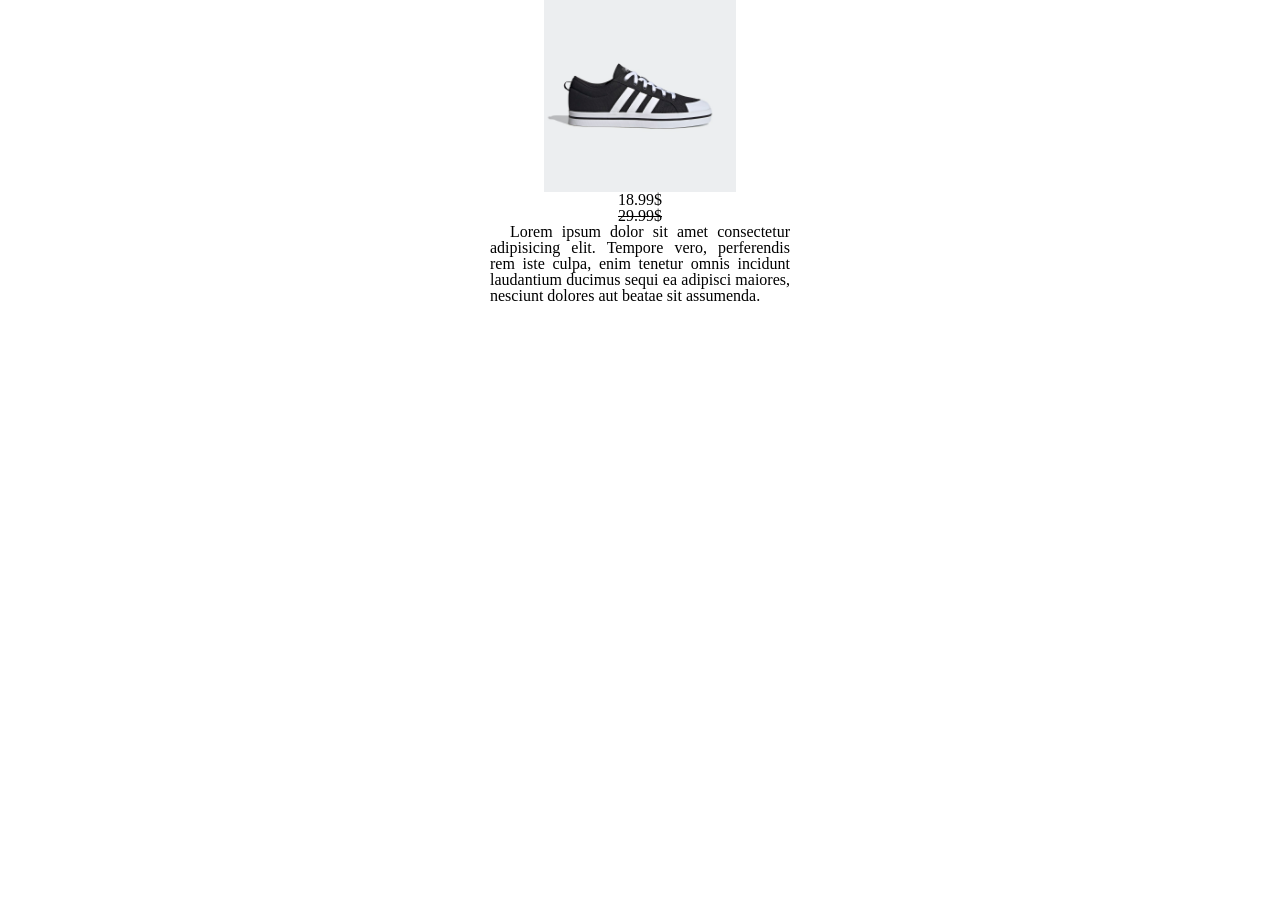
<file: Classwork/CW-11/index.html>
<!DOCTYPE html>
<html lang="en">
  <head>
    <meta charset="UTF-8" />
    <meta http-equiv="X-UA-Compatible" content="IE=edge" />
    <meta name="viewport" content="width=device-width, initial-scale=1.0" />
    <link rel="stylesheet" href="./css/reset.css" />
    <title>Document</title>
  </head>
  <body>
    <style>
      .shop {
        display: flex;
        flex-direction: column;
        justify-content: center;
        align-items: center;
      }

      .shoes {
        width: 15%;
        height: auto;
      }

      .new-price:hover {
        text-decoration: underline;
      }

      .old-price {
        text-decoration: line-through;
      }

      .description {
        width: 300px;
        text-align: justify;
        text-indent: 20px;
      }
    </style>
    <div class="shop">
      <img
        src="./img/Bravada_Shoes_Black_FV8085_01_standard.jpg"
        class="shoes"
        alt="shoes"
      />
      <p class="new-price">18.99$</p>
      <p class="old-price">29.99$</p>
      <p class="description">
        Lorem ipsum dolor sit amet consectetur adipisicing elit. Tempore vero,
        perferendis rem iste culpa, enim tenetur omnis incidunt laudantium
        ducimus sequi ea adipisci maiores, nesciunt dolores aut beatae sit
        assumenda.
      </p>
    </div>
  </body>
</html>
</file>
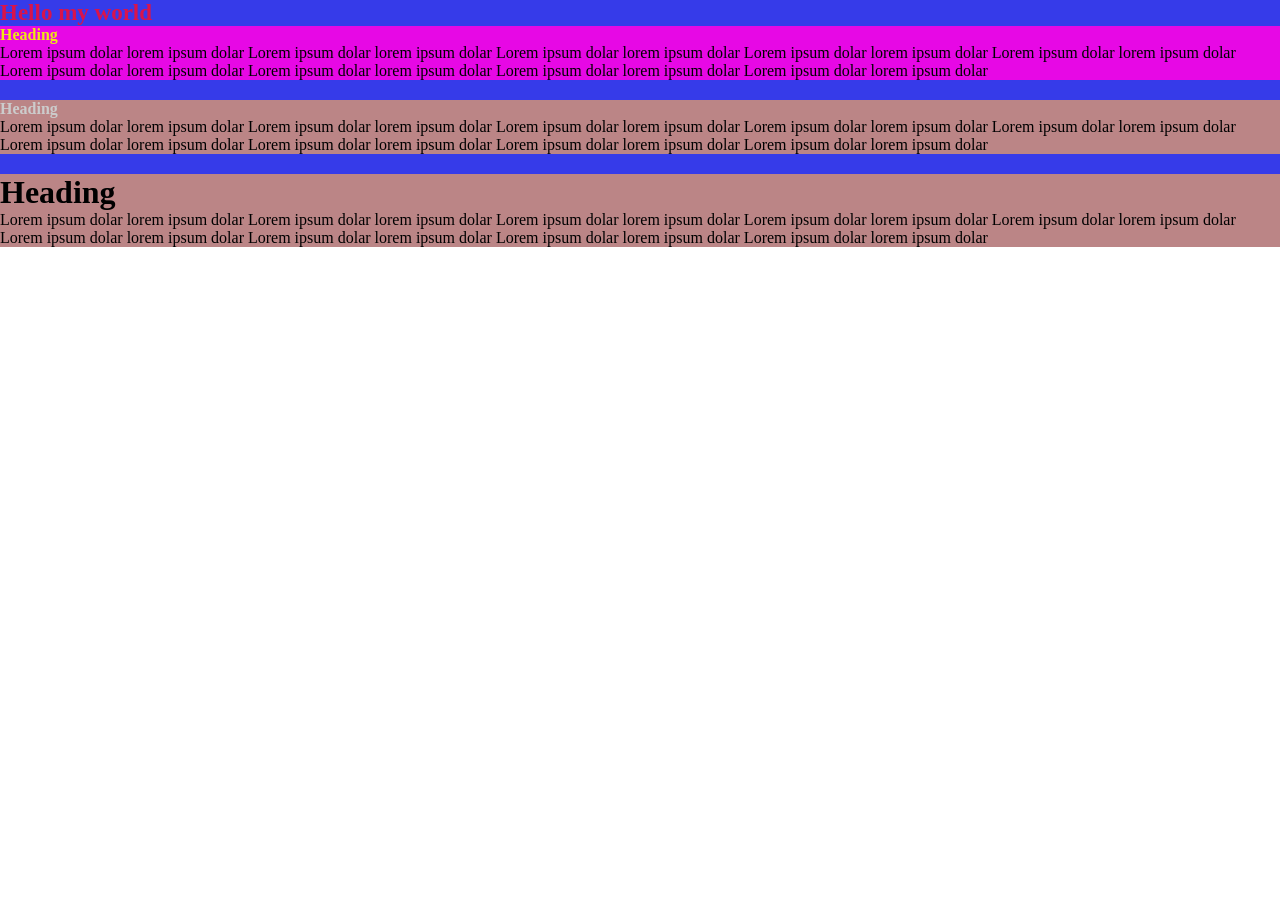
<file: Classwork/CW-12/index.html>
<!DOCTYPE html>
<html>
  <head>
    <meta charset="UTF-8" />
    <title>Selector</title>
  </head>
  <style>
    * {
      padding: 0;
      margin: 0;
    }
    #FonBlock {
      background-color: #363be9;
    }
    h1 {
      color: #d8144b;
      font-size: 23px;
    }

    .box {
      background: #bb8586;
      margin-bottom: 20px;
    }
    .first-box {
      background: #e708e5;
    }
    h2 {
      color: #fff;
    }

    .box h2 {
      color: #ccc;
    }
    .media_box h2 {
      color: #efe812;
    }
    /*#FonBlock .box h2{
		color: #40E607 !important;
	}
	
	body #FonBlock .box h2{
		color:#07D5EC;
	}*/

    h2,
    p {
      font-size: 16px;
    }

    .box .heading {
      color: white;
      font-size: 32px;
    }

    .last-box h2 {
      color: black;
      font-size: 32px;
    }
  </style>
  <body>
    <section id="FonBlock">
      <h1>Hello my world</h1>
      <div class="box first-box media_box">
        <h2>Heading</h2>
        <p>
          Lorem ipsum dolar lorem ipsum dolar Lorem ipsum dolar lorem ipsum
          dolar Lorem ipsum dolar lorem ipsum dolar Lorem ipsum dolar lorem
          ipsum dolar Lorem ipsum dolar lorem ipsum dolar Lorem ipsum dolar
          lorem ipsum dolar Lorem ipsum dolar lorem ipsum dolar Lorem ipsum
          dolar lorem ipsum dolar Lorem ipsum dolar lorem ipsum dolar
        </p>
      </div>

      <div class="box">
        <h2>Heading</h2>
        <p>
          Lorem ipsum dolar lorem ipsum dolar Lorem ipsum dolar lorem ipsum
          dolar Lorem ipsum dolar lorem ipsum dolar Lorem ipsum dolar lorem
          ipsum dolar Lorem ipsum dolar lorem ipsum dolar Lorem ipsum dolar
          lorem ipsum dolar Lorem ipsum dolar lorem ipsum dolar Lorem ipsum
          dolar lorem ipsum dolar Lorem ipsum dolar lorem ipsum dolar
        </p>
      </div>

      <div class="box last-box">
        <h2>Heading</h2>
        <p>
          Lorem ipsum dolar lorem ipsum dolar Lorem ipsum dolar lorem ipsum
          dolar Lorem ipsum dolar lorem ipsum dolar Lorem ipsum dolar lorem
          ipsum dolar Lorem ipsum dolar lorem ipsum dolar Lorem ipsum dolar
          lorem ipsum dolar Lorem ipsum dolar lorem ipsum dolar Lorem ipsum
          dolar lorem ipsum dolar Lorem ipsum dolar lorem ipsum dolar
        </p>
      </div>
    </section>
  </body>
</html>
</file>
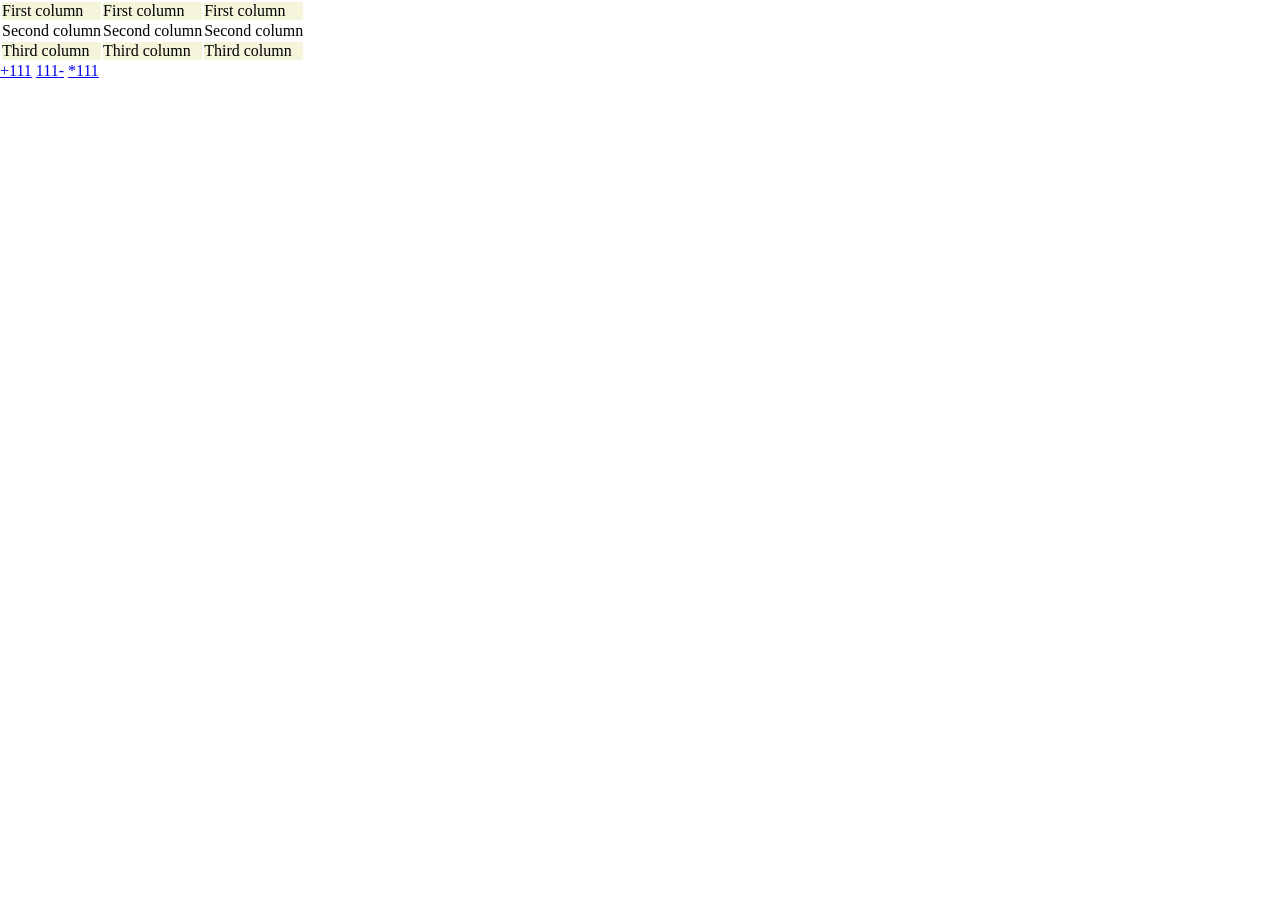
<file: Classwork/CW-13/index.html>
<!DOCTYPE html>
<html>
  <head>
    <meta charset="UTF-8" />
    <title>Selector</title>
  </head>
  <style>
    * {
      padding: 0;
      margin: 0;
    }

    .table tr:nth-child(odd) {
      background-color: beige;
      cursor: pointer;
    }
    .table tr:hover:nth-child(odd) {
      background-color: aqua;
    }

    .tel_main a:first-child:before {
      content: "+";
    }
    .tel_main a:nth-child(2):after {
      content: "-";
    }
    .tel_main a:last-child:before {
      content: "*";
    }
  </style>
  <body>
    <section id="content">
      <table class="table">
        <tr>
          <td>First column</td>
          <td>First column</td>
          <td>First column</td>
        </tr>
        <tr>
          <td>Second column</td>
          <td>Second column</td>
          <td>Second column</td>
        </tr>
        <tr>
          <td>Third column</td>
          <td>Third column</td>
          <td>Third column</td>
        </tr>
      </table>
      <div class="tel_main">
        <a href="1111">111</a>
        <a href="1111">111</a>
        <a href="1111">111</a>
      </div>
    </section>
  </body>
</html>
</file>
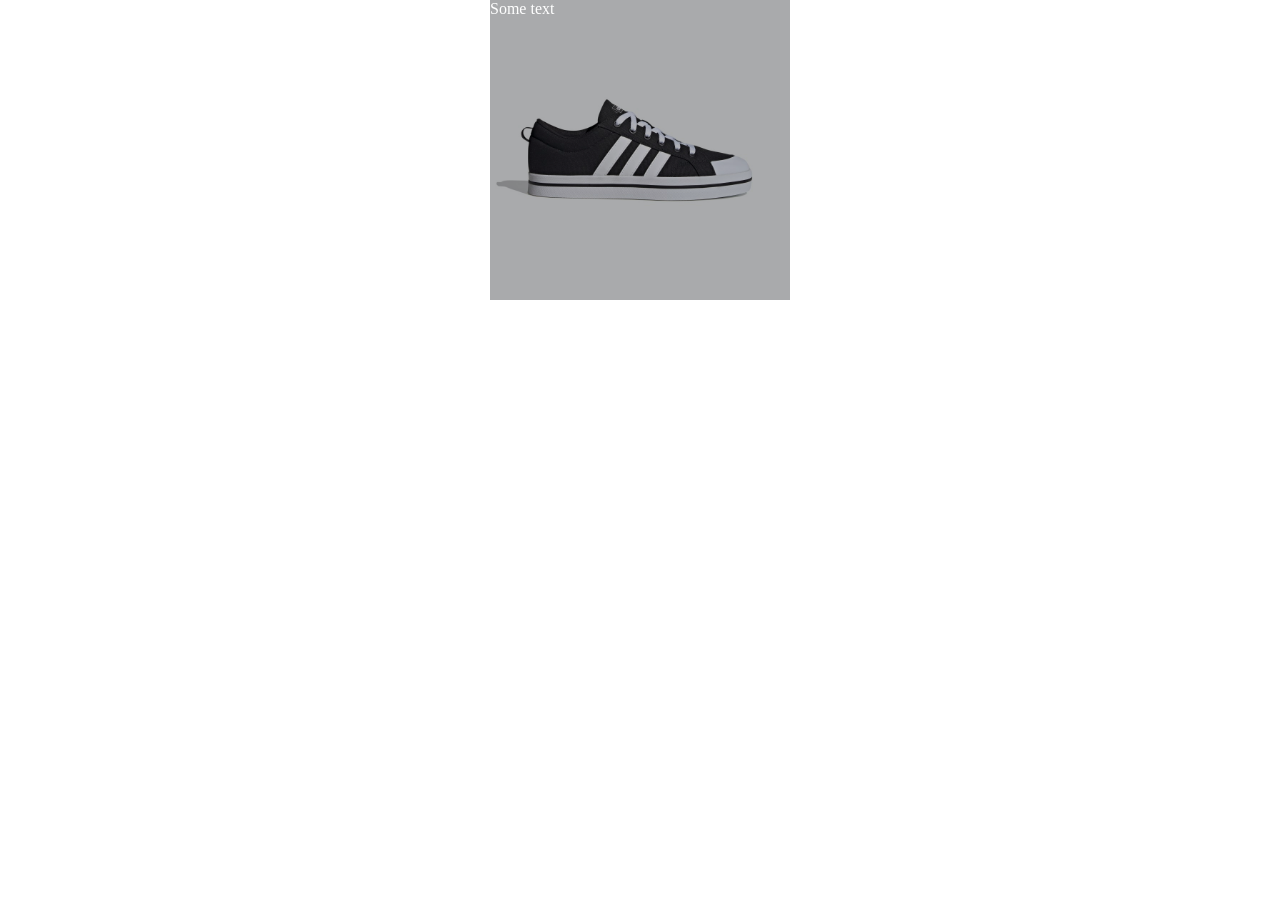
<file: Classwork/CW-14/index.html>
<!DOCTYPE html>
<html>
  <head>
    <meta charset="UTF-8" />
    <title>HW-14</title>
  </head>
  <style>
    * {
      padding: 0;
      margin: 0;
    }

    .content {
      width: 300px;
      margin: 0 auto;
      position: relative;
    }

    img {
      height: auto;
      width: auto;
      max-width: 100%;
    }

    p {
      position: absolute;
      z-index: 2;
      top: 0px;
      text-align: center;
      color: white;
    }

    .opacity {
      background-color: rgba(0, 0, 0, 0.288);
      position: absolute;
      top: 0px;
      left: 0px;
      width: 300px;
      padding-bottom: 300px;
      z-index: 1;
    }
  </style>
  <body>
    <section class="content">
      <div class="opacity"></div>
      <img
        src="./img/Bravada_Shoes_Black_FV8085_01_standard.jpg"
        alt="picture"
      />
      <p>Some text</p>
    </section>
  </body>
</html>
</file>
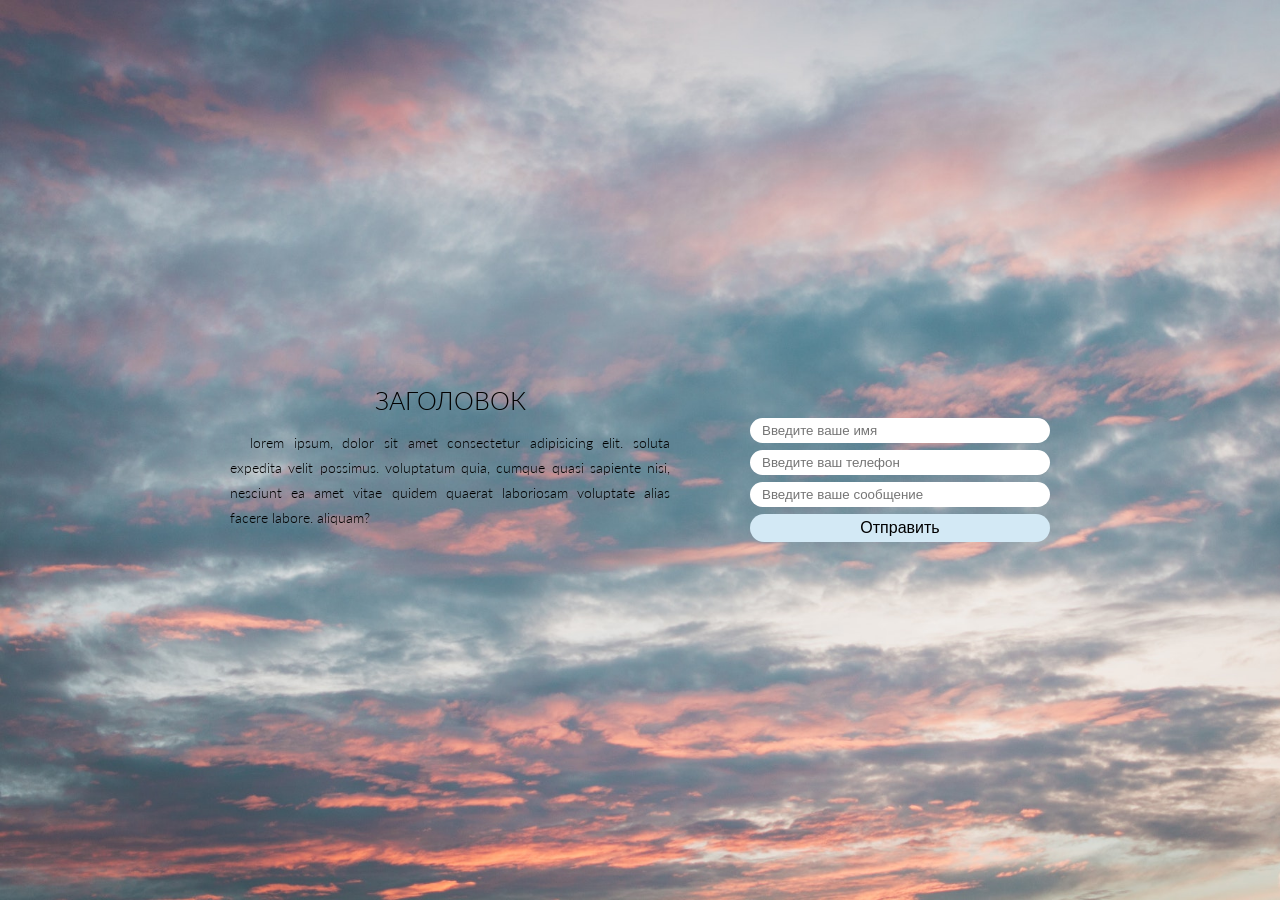
<file: Homework/HW-11/index.html>
<!DOCTYPE html>
<html lang="en">
  <head>
    <meta charset="UTF-8" />
    <meta http-equiv="X-UA-Compatible" content="IE=edge" />
    <meta name="viewport" content="width=device-width, initial-scale=1.0" />
    <link rel="stylesheet" href="./css/reset.css" />
    <link rel="stylesheet" href="./css/style.css" />
    <link rel="preconnect" href="https://fonts.googleapis.com" />
    <link rel="preconnect" href="https://fonts.gstatic.com" crossorigin />
    <link
      href="https://fonts.googleapis.com/css2?family=Lato:wght@300&display=swap"
      rel="stylesheet"
    />
    <title>HW 11</title>
  </head>
  <body>
    <section class="background">
      <div class="title-text">
        <h1 class="title">Заголовок</h1>
        <p class="text">
          Lorem ipsum, dolor sit amet consectetur adipisicing elit. Soluta
          expedita velit possimus. Voluptatum quia, cumque quasi sapiente nisi,
          nesciunt ea amet vitae quidem quaerat laboriosam voluptate alias
          facere labore. Aliquam?
        </p>
      </div>
      <div class="form" id="form">
        <form class="forms">
          <div class="form-container">
            <input
              type="text"
              id="name"
              name="user-name"
              placeholder="Введите ваше имя"
              class="data"
            />
          </div>
          <div class="form-container">
            <input
              type="tel"
              id="telephone"
              name="user-telephone"
              placeholder="Введите ваш телефон"
              class="data"
            />
          </div>
          <div class="form-container">
            <input
              type="text"
              id="message"
              name="usermessage"
              placeholder="Введите ваше сообщение"
              class="data"
            />
          </div>
          <button type="submit" form="form" class="submit">Отправить</button>
        </form>
      </div>
    </section>
  </body>
</html>
</file>
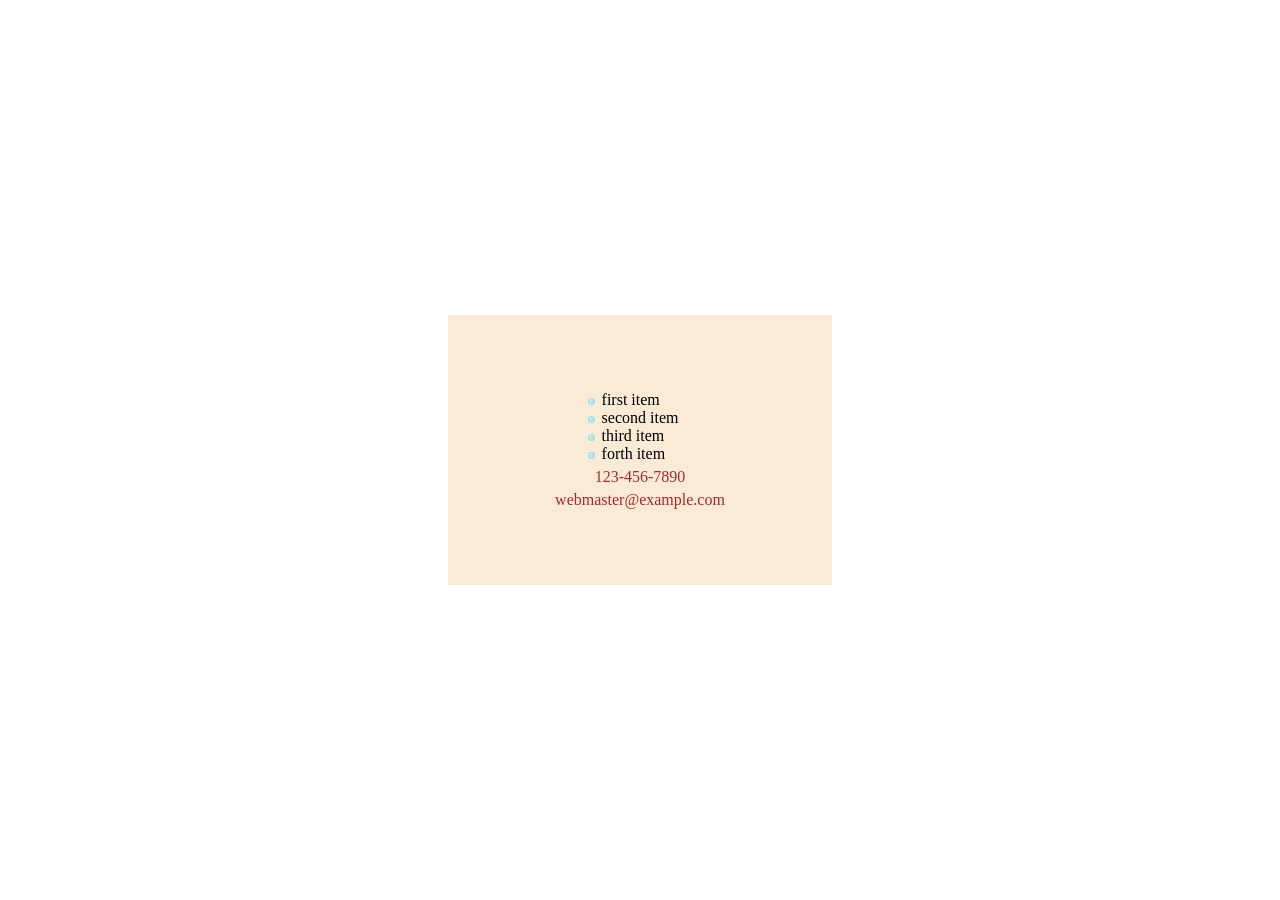
<file: Homework/HW-12/index.html>
<!DOCTYPE html>
<html lang="en">
  <head>
    <meta charset="UTF-8" />
    <meta http-equiv="X-UA-Compatible" content="IE=edge" />
    <meta name="viewport" content="width=device-width, initial-scale=1.0" />
    <link rel="stylesheet" href="./css/style.css">
    <title>HW 12</title>
  </head>
  <body>
    <section class="content">
      <div class="background">
        <ul class="list-items">
          <li>first item</li>
          <li>second item</li>
          <li>third item</li>
          <li>forth item</li>
        </ul>
        <a href="tel:123-456-7890" class="telephone contact">123-456-7890</a>
        <a href="mailto:webmaster@example.com" class="email contact"
          >webmaster@example.com</a
        >
      </div>
    </section>
  </body>
</html>
</file>
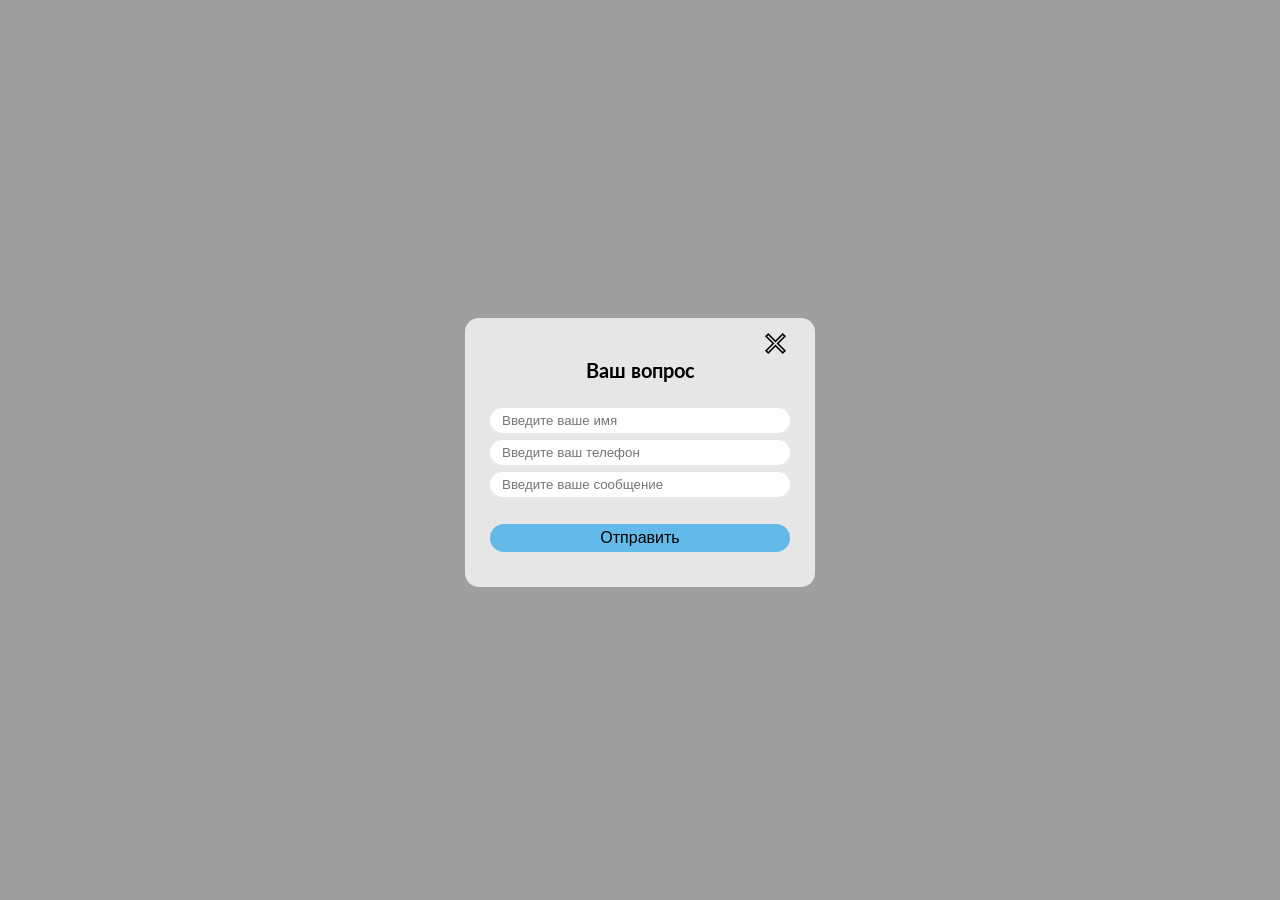
<file: Homework/HW-14/index.html>
<!DOCTYPE html>
<html lang="en">
  <head>
    <meta charset="UTF-8" />
    <meta http-equiv="X-UA-Compatible" content="IE=edge" />
    <meta name="viewport" content="width=device-width, initial-scale=1.0" />
    <link rel="stylesheet" href="./css/style.css" />
    <link rel="preconnect" href="https://fonts.googleapis.com" />
    <link rel="preconnect" href="https://fonts.gstatic.com" crossorigin />
    <link
      href="https://fonts.googleapis.com/css2?family=Lato:wght@300&display=swap"
      rel="stylesheet"
    />
    <title>HW 14</title>
  </head>
  <body>
    <section class="background">
      <div class="form" id="form">
        <form class="forms">
          <h1 class="question">Ваш вопрос</h1>
          <img src="./img/cross-close-svgrepo-com.svg" alt="cross-close-svgrepo-com" class="cross">
          <div class="form-container">
            <input
              type="text"
              id="name"
              name="user-name"
              placeholder="Введите ваше имя"
              class="data"
            />
          </div>
          <div class="form-container">
            <input
              type="tel"
              id="telephone"
              name="user-telephone"
              placeholder="Введите ваш телефон"
              class="data"
            />
          </div>
          <div class="form-container">
            <input
              type="text"
              id="message"
              name="usermessage"
              placeholder="Введите ваше сообщение"
              class="data"
            />
          </div>
          <button type="submit" form="form" class="submit">Отправить</button>
        </form>
      </div>
    </section>
  </body>
</html>
</file>
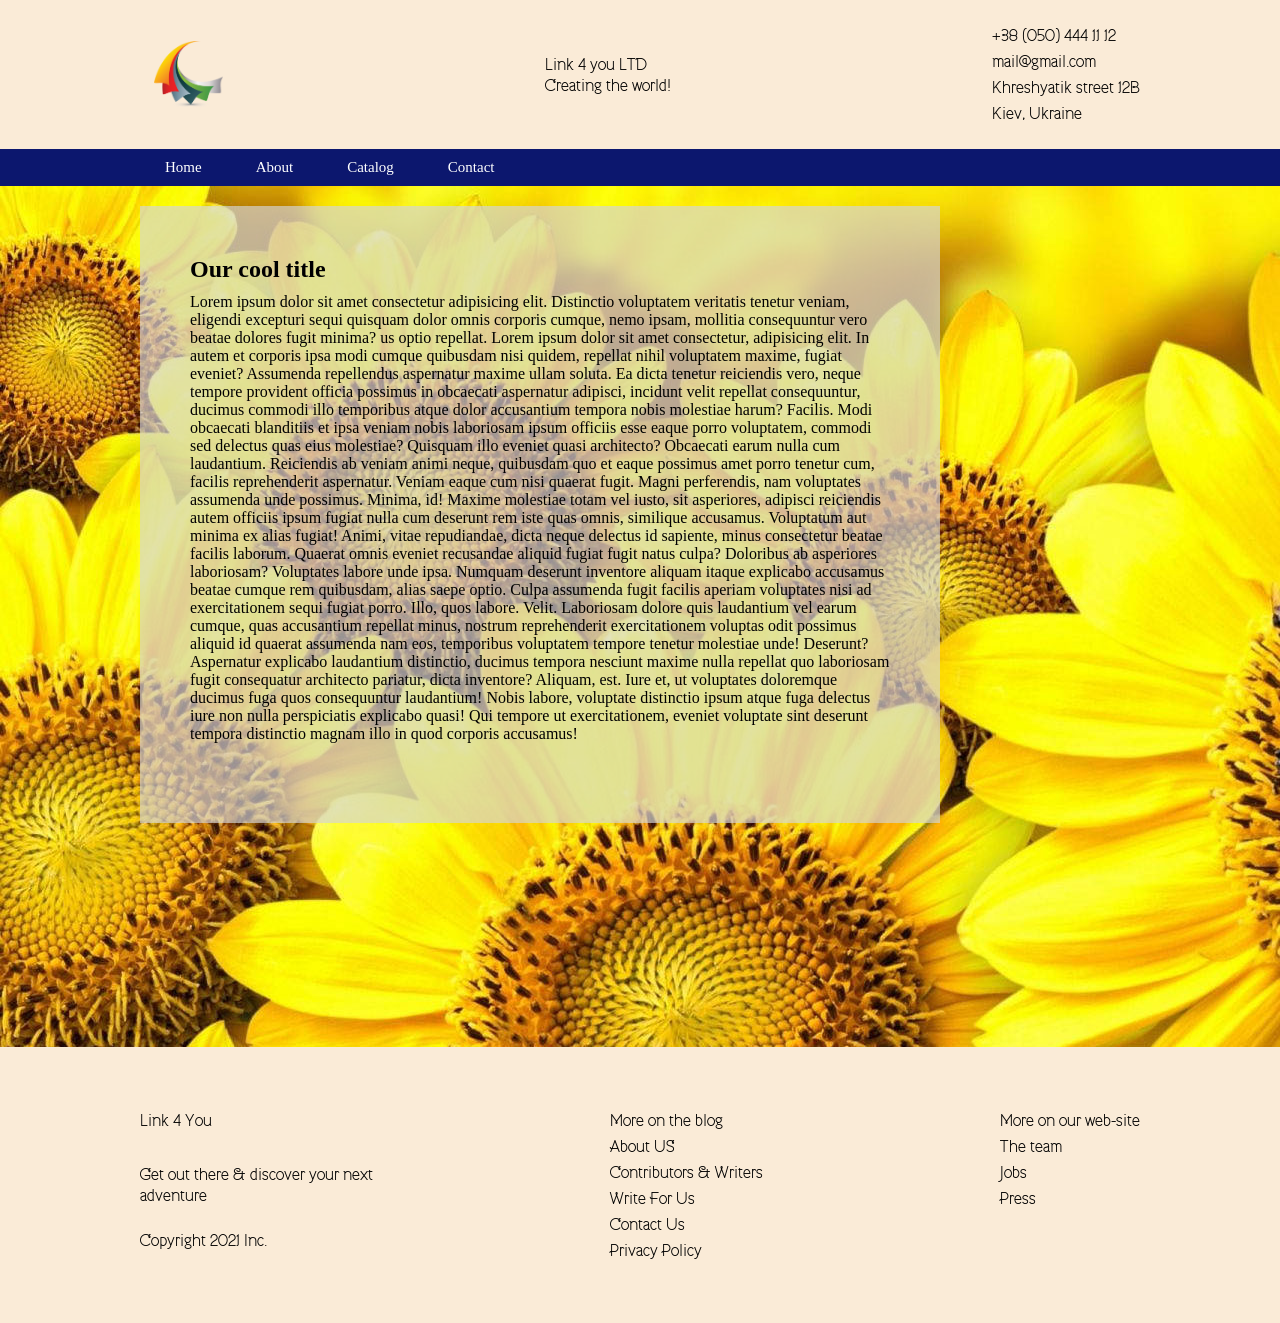
<file: Homework/HW-15/index.html>
<!DOCTYPE html>
<html>
  <head>
    <meta charset="UTF-8" />
    <title>Menu</title>
    <link rel="stylesheet" href="./css/style.css" />
  </head>
  <body>
    <div class="for-page">
      <header>
        <div class="container">
          <div class="contact-info">
            <img src="./img/clipart395435.png" alt="logo" />
            <div class="company">
              <p>Link 4 you LTD</p>
              <p class="moto">Creating the world!</p>
            </div>
            <div class="contact">
              <a href="tel:+380504441112" class="links">+38 (050) 444 11 12</a>
              <a href="mailto:mail@gmail.com" class="links">mail@gmail.com</a>
              <p>Khreshyatik street 12B</p>
              <p>Kiev, Ukraine</p>
            </div>
          </div>
        </div>
        <nav class="navigate">
          <div class="container">
            <ul class="menu">
              <li class="item-menu">
                <a href="s/" class="link-item-menu">Home</a>
              </li>
              <li class="item-menu">
                <a href="#" class="link-item-menu">About</a>
              </li>
              <li class="item-menu">
                <a href="#" class="link-item-menu">Catalog</a>
                <ul class="sub-menu">
                  <li class="item-menu">
                    <a href="#" class="link-item-menu">Product 1</a>
                  </li>
                  <li class="item-menu">
                    <a href="#" class="link-item-menu">Product 2</a>
                  </li>
                  <li class="item-menu">
                    <a href="#" class="link-item-menu">Product 3</a>
                  </li>
                  <li class="item-menu">
                    <a href="#" class="link-item-menu">Product 4</a>
                    <ul class="sub-menu-child">
                      <li class="item-menu">
                        <a href="#" class="link-item-menu">Item 1</a>
                      </li>
                      <li class="item-menu">
                        <a href="#" class="link-item-menu">Item 2</a>
                      </li>
                      <li class="item-menu">
                        <a href="#" class="link-item-menu">Item 3</a>
                      </li>
                      <li class="item-menu">
                        <a href="#" class="link-item-menu">Item 4</a>
                      </li>
                      <li class="item-menu">
                        <a href="#" class="link-item-menu">Item 5</a>
                      </li>
                    </ul>
                  </li>
                  <li class="item-menu">
                    <a href="#" class="link-item-menu">Product 5</a>
                  </li>
                </ul>
              </li>
              <li class="item-menu">
                <a href="#" class="link-item-menu">Contact</a>
              </li>
            </ul>
          </div>
        </nav>
      </header>
      <main>
        <section class="main-content">
          <div class="background">
            <div class="container">
              <div class="square">
                <h1>Our cool title</h1>
                <p>
                  Lorem ipsum dolor sit amet consectetur adipisicing elit.
                  Distinctio voluptatem veritatis tenetur veniam, eligendi
                  excepturi sequi quisquam dolor omnis corporis cumque, nemo
                  ipsam, mollitia consequuntur vero beatae dolores fugit minima?
                  us optio repellat. Lorem ipsum dolor sit amet consectetur,
                  adipisicing elit. In autem et corporis ipsa modi cumque
                  quibusdam nisi quidem, repellat nihil voluptatem maxime,
                  fugiat eveniet? Assumenda repellendus aspernatur maxime ullam
                  soluta. Ea dicta tenetur reiciendis vero, neque tempore
                  provident officia possimus in obcaecati aspernatur adipisci,
                  incidunt velit repellat consequuntur, ducimus commodi illo
                  temporibus atque dolor accusantium tempora nobis molestiae
                  harum? Facilis. Modi obcaecati blanditiis et ipsa veniam nobis
                  laboriosam ipsum officiis esse eaque porro voluptatem, commodi
                  sed delectus quas eius molestiae? Quisquam illo eveniet quasi
                  architecto? Obcaecati earum nulla cum laudantium. Reiciendis
                  ab veniam animi neque, quibusdam quo et eaque possimus amet
                  porro tenetur cum, facilis reprehenderit aspernatur. Veniam
                  eaque cum nisi quaerat fugit. Magni perferendis, nam
                  voluptates assumenda unde possimus. Minima, id! Maxime
                  molestiae totam vel iusto, sit asperiores, adipisci reiciendis
                  autem officiis ipsum fugiat nulla cum deserunt rem iste quas
                  omnis, similique accusamus. Voluptatum aut minima ex alias
                  fugiat! Animi, vitae repudiandae, dicta neque delectus id
                  sapiente, minus consectetur beatae facilis laborum. Quaerat
                  omnis eveniet recusandae aliquid fugiat fugit natus culpa?
                  Doloribus ab asperiores laboriosam? Voluptates labore unde
                  ipsa. Numquam deserunt inventore aliquam itaque explicabo
                  accusamus beatae cumque rem quibusdam, alias saepe optio.
                  Culpa assumenda fugit facilis aperiam voluptates nisi ad
                  exercitationem sequi fugiat porro. Illo, quos labore. Velit.
                  Laboriosam dolore quis laudantium vel earum cumque, quas
                  accusantium repellat minus, nostrum reprehenderit
                  exercitationem voluptas odit possimus aliquid id quaerat
                  assumenda nam eos, temporibus voluptatem tempore tenetur
                  molestiae unde! Deserunt? Aspernatur explicabo laudantium
                  distinctio, ducimus tempora nesciunt maxime nulla repellat quo
                  laboriosam fugit consequatur architecto pariatur, dicta
                  inventore? Aliquam, est. Iure et, ut voluptates doloremque
                  ducimus fuga quos consequuntur laudantium! Nobis labore,
                  voluptate distinctio ipsum atque fuga delectus iure non nulla
                  perspiciatis explicabo quasi! Qui tempore ut exercitationem,
                  eveniet voluptate sint deserunt tempora distinctio magnam illo
                  in quod corporis accusamus!
                </p>
              </div>
            </div>
          </div>
        </section>
      </main>
      <footer>
        <div class="container">
          <div class="content">
            <div class="lefted">
              <p class="text">Link 4 You</p>
              <p>
                Get out there & discover your next <br />
                adventure
              </p>
              <p class="text">Copyright 2021 Inc.</p>
            </div>
            <div class="centered">
              <p>More on the blog</p>
              <a href="#" class="links">About US</a>
              <a href="#" class="links">Contributors & Writers</a>
              <a href="#" class="links">Write For Us</a>
              <a href="#" class="links">Contact Us</a>
              <a href="#" class="links">Privacy Policy</a>
            </div>
            <div class="righted">
              <p>More on our web-site</p>
              <a href="#" class="links">The team</a>
              <a href="#" class="links">Jobs</a>
              <a href="#" class="links">Press</a>
            </div>
          </div>
        </div>
      </footer>
    </div>
  </body>
</html>
</file>
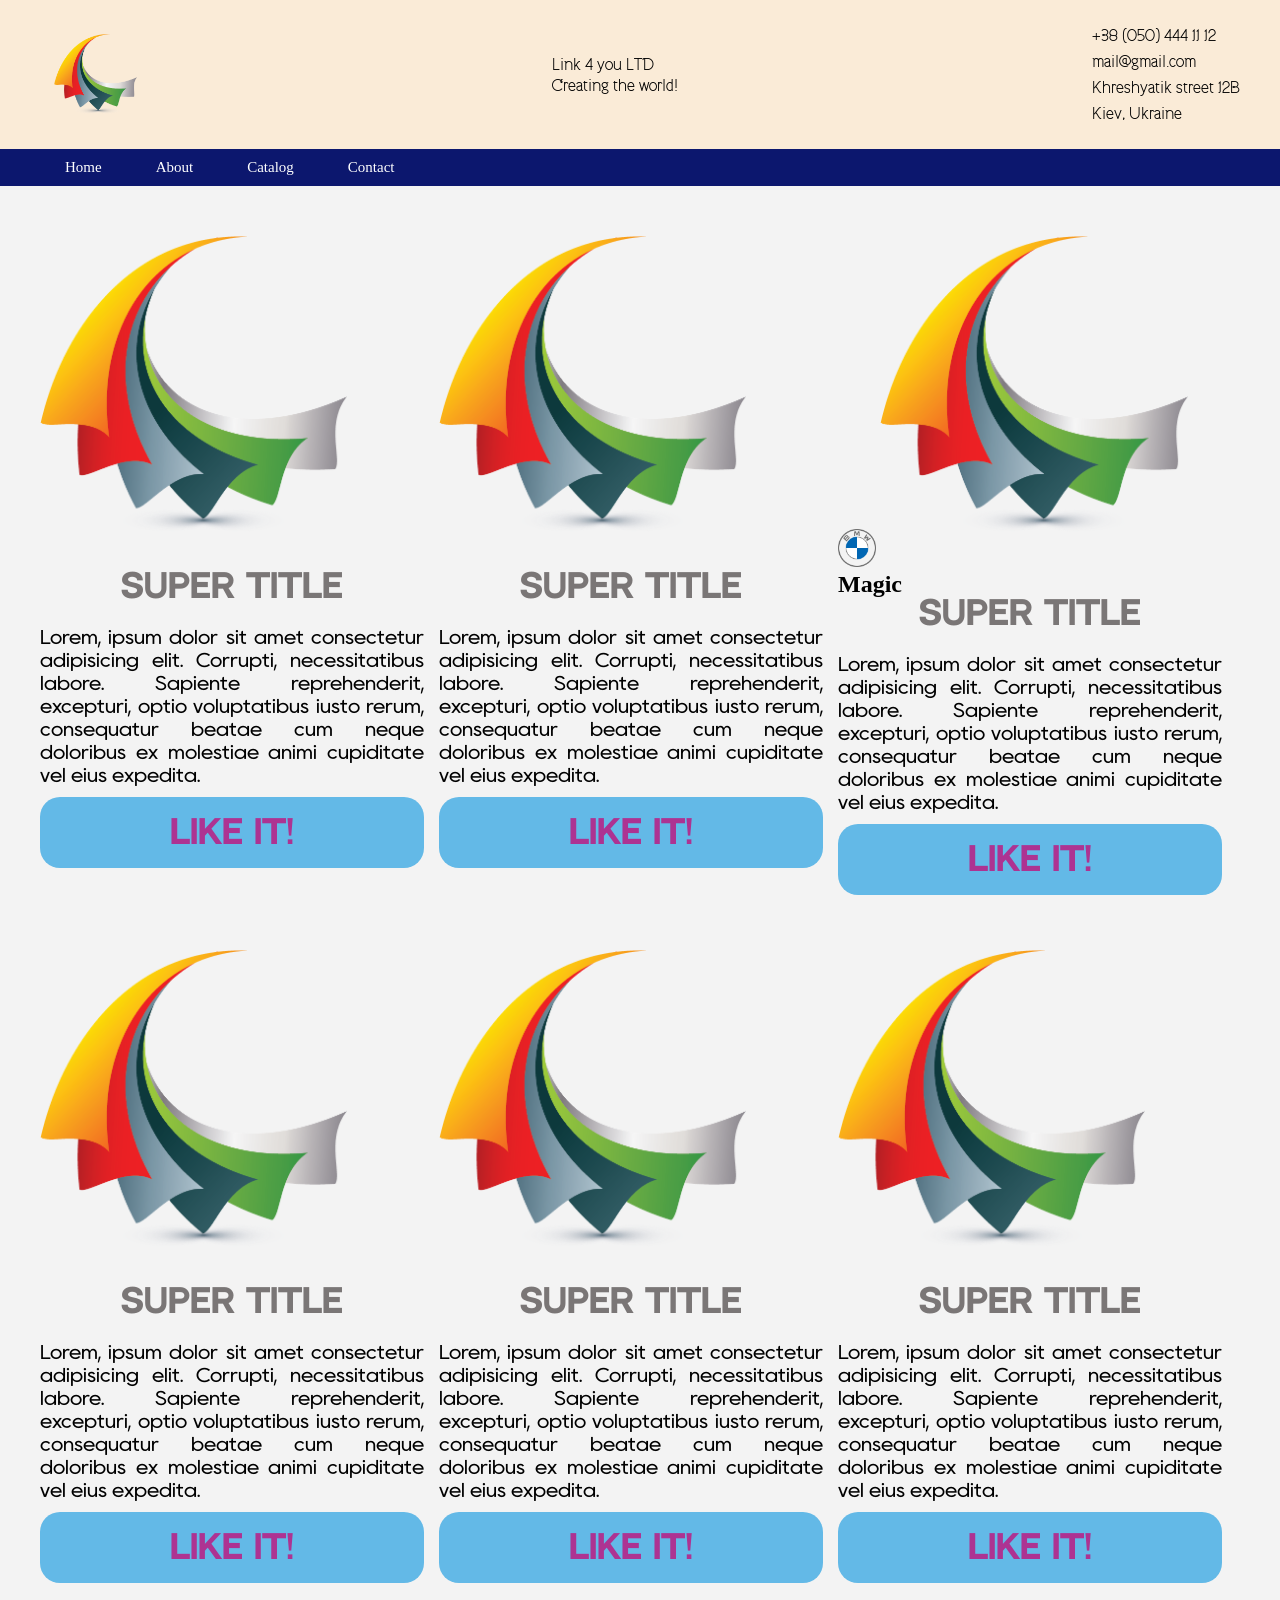
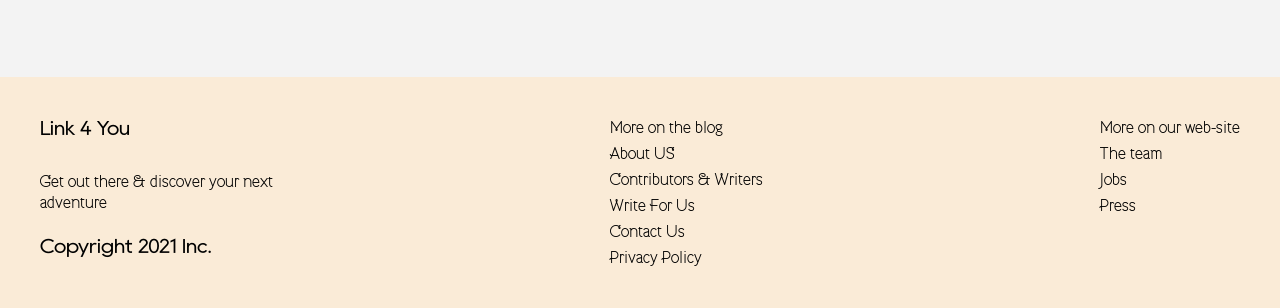
<file: Homework/HW-16/index.html>
<!DOCTYPE html>
<html>
  <head>
    <meta charset="UTF-8" />
    <title>Menu</title>
    <link rel="stylesheet" href="./css/style.css" />
  </head>
  <body>
    <div class="for-page">
      <header>
        <div class="container">
          <div class="contact-info">
            <img src="./img/clipart395435.png" alt="logo" />
            <div class="company">
              <p>Link 4 you LTD</p>
              <p class="moto">Creating the world!</p>
            </div>
            <div class="contact">
              <a href="tel:+380504441112" class="links">+38 (050) 444 11 12</a>
              <a href="mailto:mail@gmail.com" class="links">mail@gmail.com</a>
              <p>Khreshyatik street 12B</p>
              <p>Kiev, Ukraine</p>
            </div>
          </div>
        </div>
        <nav class="navigate">
          <div class="container">
            <ul class="menu">
              <li class="item-menu">
                <a href="s/" class="link-item-menu">Home</a>
              </li>
              <li class="item-menu">
                <a href="#" class="link-item-menu">About</a>
              </li>
              <li class="item-menu">
                <a href="#" class="link-item-menu">Catalog</a>
                <ul class="sub-menu">
                  <li class="item-menu">
                    <a href="#" class="link-item-menu">Product 1</a>
                  </li>
                  <li class="item-menu">
                    <a href="#" class="link-item-menu">Product 2</a>
                  </li>
                  <li class="item-menu">
                    <a href="#" class="link-item-menu">Product 3</a>
                  </li>
                  <li class="item-menu">
                    <a href="#" class="link-item-menu">Product 4</a>
                    <ul class="sub-menu-child">
                      <li class="item-menu">
                        <a href="#" class="link-item-menu">Item 1</a>
                      </li>
                      <li class="item-menu">
                        <a href="#" class="link-item-menu">Item 2</a>
                      </li>
                      <li class="item-menu">
                        <a href="#" class="link-item-menu">Item 3</a>
                      </li>
                      <li class="item-menu">
                        <a href="#" class="link-item-menu">Item 4</a>
                      </li>
                      <li class="item-menu">
                        <a href="#" class="link-item-menu">Item 5</a>
                      </li>
                    </ul>
                  </li>
                  <li class="item-menu">
                    <a href="#" class="link-item-menu">Product 5</a>
                  </li>
                </ul>
              </li>
              <li class="item-menu">
                <a href="#" class="link-item-menu">Contact</a>
              </li>
            </ul>
          </div>
        </nav>
      </header>
      <main class="main-content">
        <div class="container">
          <div class="blog">
            <div class="article">
              <div class="picture">
                <img
                  src="./img/clipart395435.png"
                  alt="image"
                  class="picture-article"
                />
                <div class="no-text">Magic</div>
              </div>
              <div class="title"><a href="#">Super title</a></div>
              <div class="text">
                Lorem, ipsum dolor sit amet consectetur adipisicing elit.
                Corrupti, necessitatibus labore. Sapiente reprehenderit,
                excepturi, optio voluptatibus iusto rerum, consequatur beatae
                cum neque doloribus ex molestiae animi cupiditate vel eius
                expedita.
              </div>
              <a href="#" class="button">Like it!</a>
            </div>
            <div class="article">
              <div class="picture">
                <img
                  src="./img/clipart395435.png"
                  alt="image"
                  class="picture-article"
                />
                <div class="no-text">Magic</div>
              </div>
              <div class="title"><a href="#">Super title</a></div>
              <div class="text">
                Lorem, ipsum dolor sit amet consectetur adipisicing elit.
                Corrupti, necessitatibus labore. Sapiente reprehenderit,
                excepturi, optio voluptatibus iusto rerum, consequatur beatae
                cum neque doloribus ex molestiae animi cupiditate vel eius
                expedita.
              </div>
              <a href="#" class="button">Like it!</a>
            </div>
            <div class="article">
              <div class="picture">
                <img
                  src="./img/BMW_logo_(gray).svg.png"
                  alt="logo"
                  class="logo"
                />
                <img
                  src="./img/clipart395435.png"
                  alt="image"
                  class="picture-article"
                />
                <div class="no-text"><h2>Magic</h2></div>
                <h2>Magic</h2>
                <div class="block-text">
                  { Lorem ipsum dolor sit amet consectetur adipisicing elit.
                  Saepe deleniti in pariatur aperiam ipsam asperiores itaque
                  nihil, minus quaerat magni consectetur culpa quia reiciendis
                  assumenda nulla consequatur expedita reprehenderit enim?
                </div>
              </div>
              <div class="title"><a href="#">Super title</a></div>
              <div class="text">
                Lorem, ipsum dolor sit amet consectetur adipisicing elit.
                Corrupti, necessitatibus labore. Sapiente reprehenderit,
                excepturi, optio voluptatibus iusto rerum, consequatur beatae
                cum neque doloribus ex molestiae animi cupiditate vel eius
                expedita.
              </div>
              <a href="#" class="button">Like it!</a>
            </div>
            <div class="article">
              <div class="picture">
                <img
                  src="./img/clipart395435.png"
                  alt="image"
                  class="picture-article"
                />
                <div class="no-text">Magic</div>
              </div>
              <div class="title"><a href="#">Super title</a></div>
              <div class="text">
                Lorem, ipsum dolor sit amet consectetur adipisicing elit.
                Corrupti, necessitatibus labore. Sapiente reprehenderit,
                excepturi, optio voluptatibus iusto rerum, consequatur beatae
                cum neque doloribus ex molestiae animi cupiditate vel eius
                expedita.
              </div>
              <a href="#" class="button">Like it!</a>
            </div>
            <div class="article">
              <div class="picture">
                <img
                  src="./img/clipart395435.png"
                  alt="image"
                  class="picture-article"
                />
                <div class="no-text">Magic</div>
              </div>
              <div class="title"><a href="#">Super title</a></div>
              <div class="text">
                Lorem, ipsum dolor sit amet consectetur adipisicing elit.
                Corrupti, necessitatibus labore. Sapiente reprehenderit,
                excepturi, optio voluptatibus iusto rerum, consequatur beatae
                cum neque doloribus ex molestiae animi cupiditate vel eius
                expedita.
              </div>
              <a href="#" class="button">Like it!</a>
            </div>
            <div class="article">
              <div class="picture">
                <img
                  src="./img/clipart395435.png"
                  alt="image"
                  class="picture-article"
                />
                <div class="no-text">Magic</div>
              </div>
              <div class="title"><a href="#">Super title</a></div>
              <div class="text">
                Lorem, ipsum dolor sit amet consectetur adipisicing elit.
                Corrupti, necessitatibus labore. Sapiente reprehenderit,
                excepturi, optio voluptatibus iusto rerum, consequatur beatae
                cum neque doloribus ex molestiae animi cupiditate vel eius
                expedita.
              </div>
              <a href="#" class="button">Like it!</a>
            </div>
            <div class="clear"></div>
          </div>
        </div>
      </main>
      <footer>
        <div class="container">
          <div class="content">
            <div class="lefted">
              <p class="text">Link 4 You</p>
              <p>
                Get out there & discover your next <br />
                adventure
              </p>
              <p class="text">Copyright 2021 Inc.</p>
            </div>
            <div class="centered">
              <p>More on the blog</p>
              <a href="#" class="links">About US</a>
              <a href="#" class="links">Contributors & Writers</a>
              <a href="#" class="links">Write For Us</a>
              <a href="#" class="links">Contact Us</a>
              <a href="#" class="links">Privacy Policy</a>
            </div>
            <div class="righted">
              <p>More on our web-site</p>
              <a href="#" class="links">The team</a>
              <a href="#" class="links">Jobs</a>
              <a href="#" class="links">Press</a>
            </div>
          </div>
        </div>
      </footer>
    </div>
  </body>
</html>
</file>
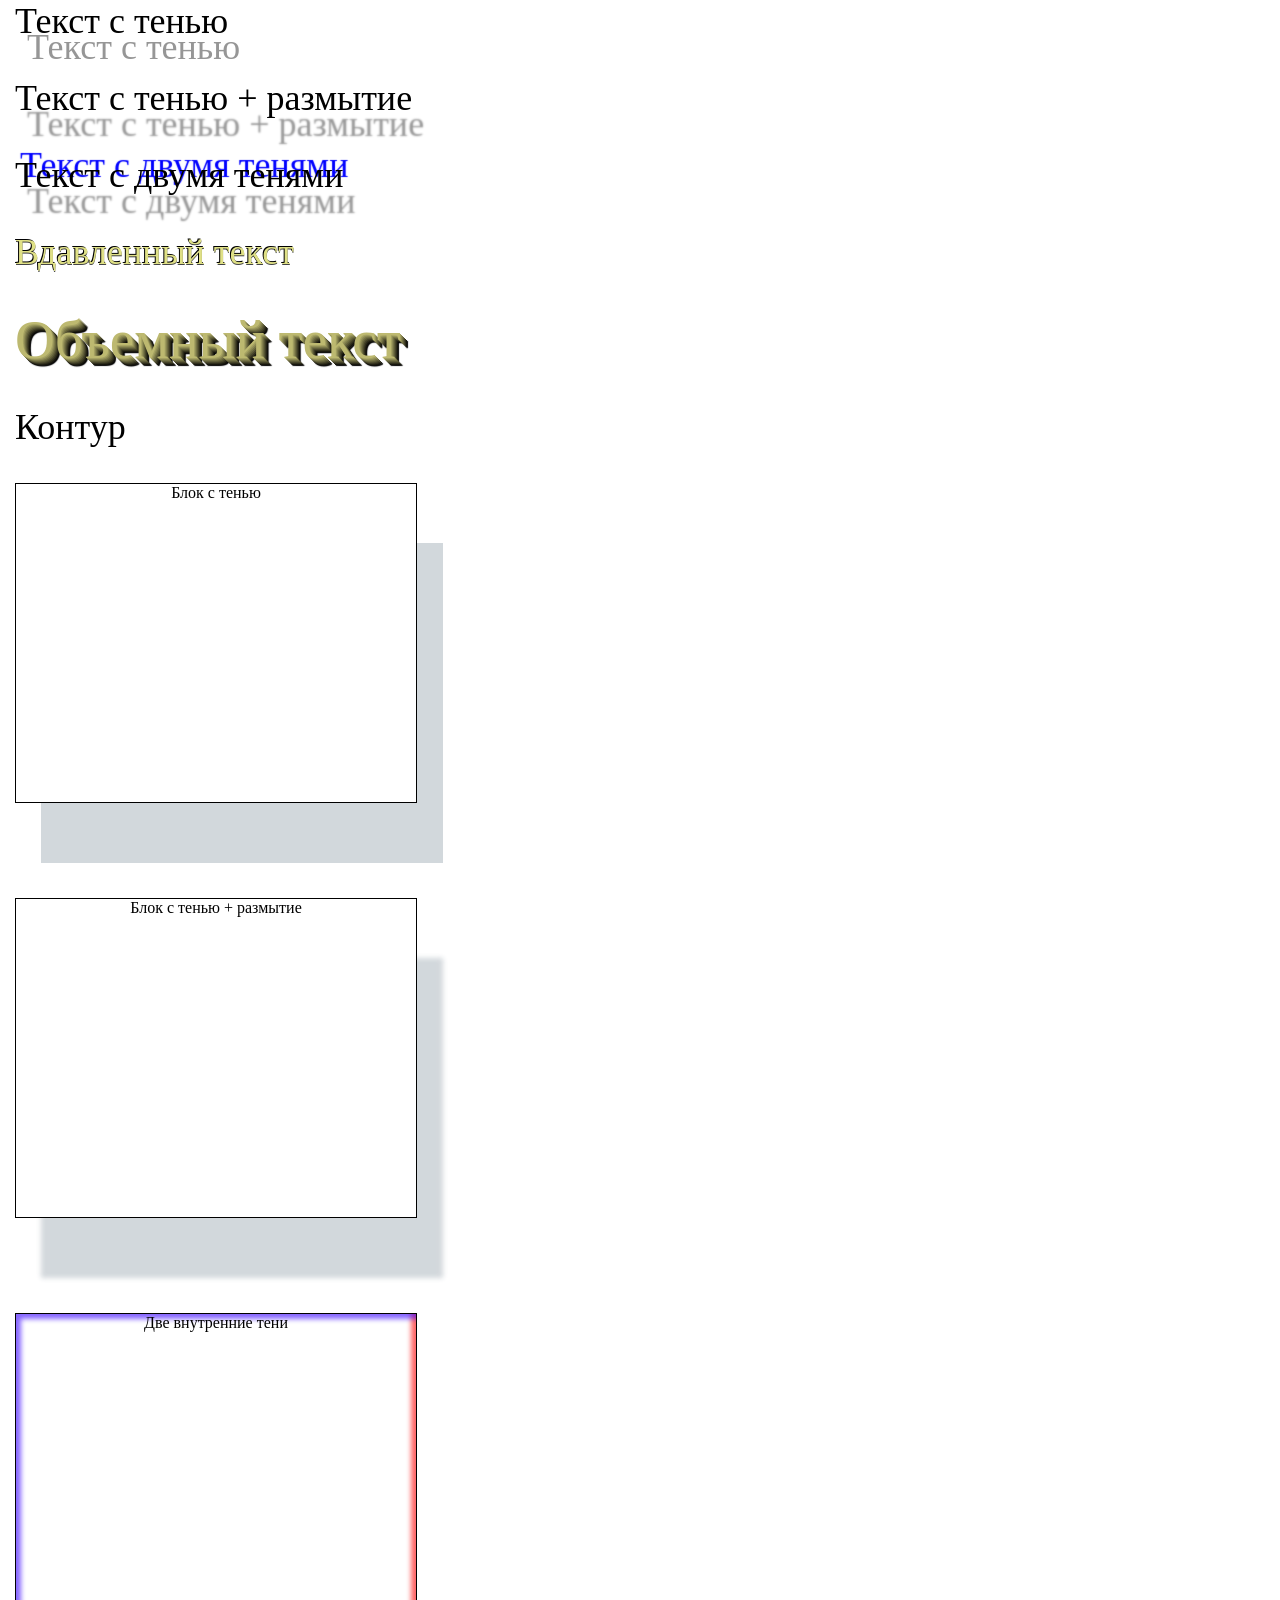
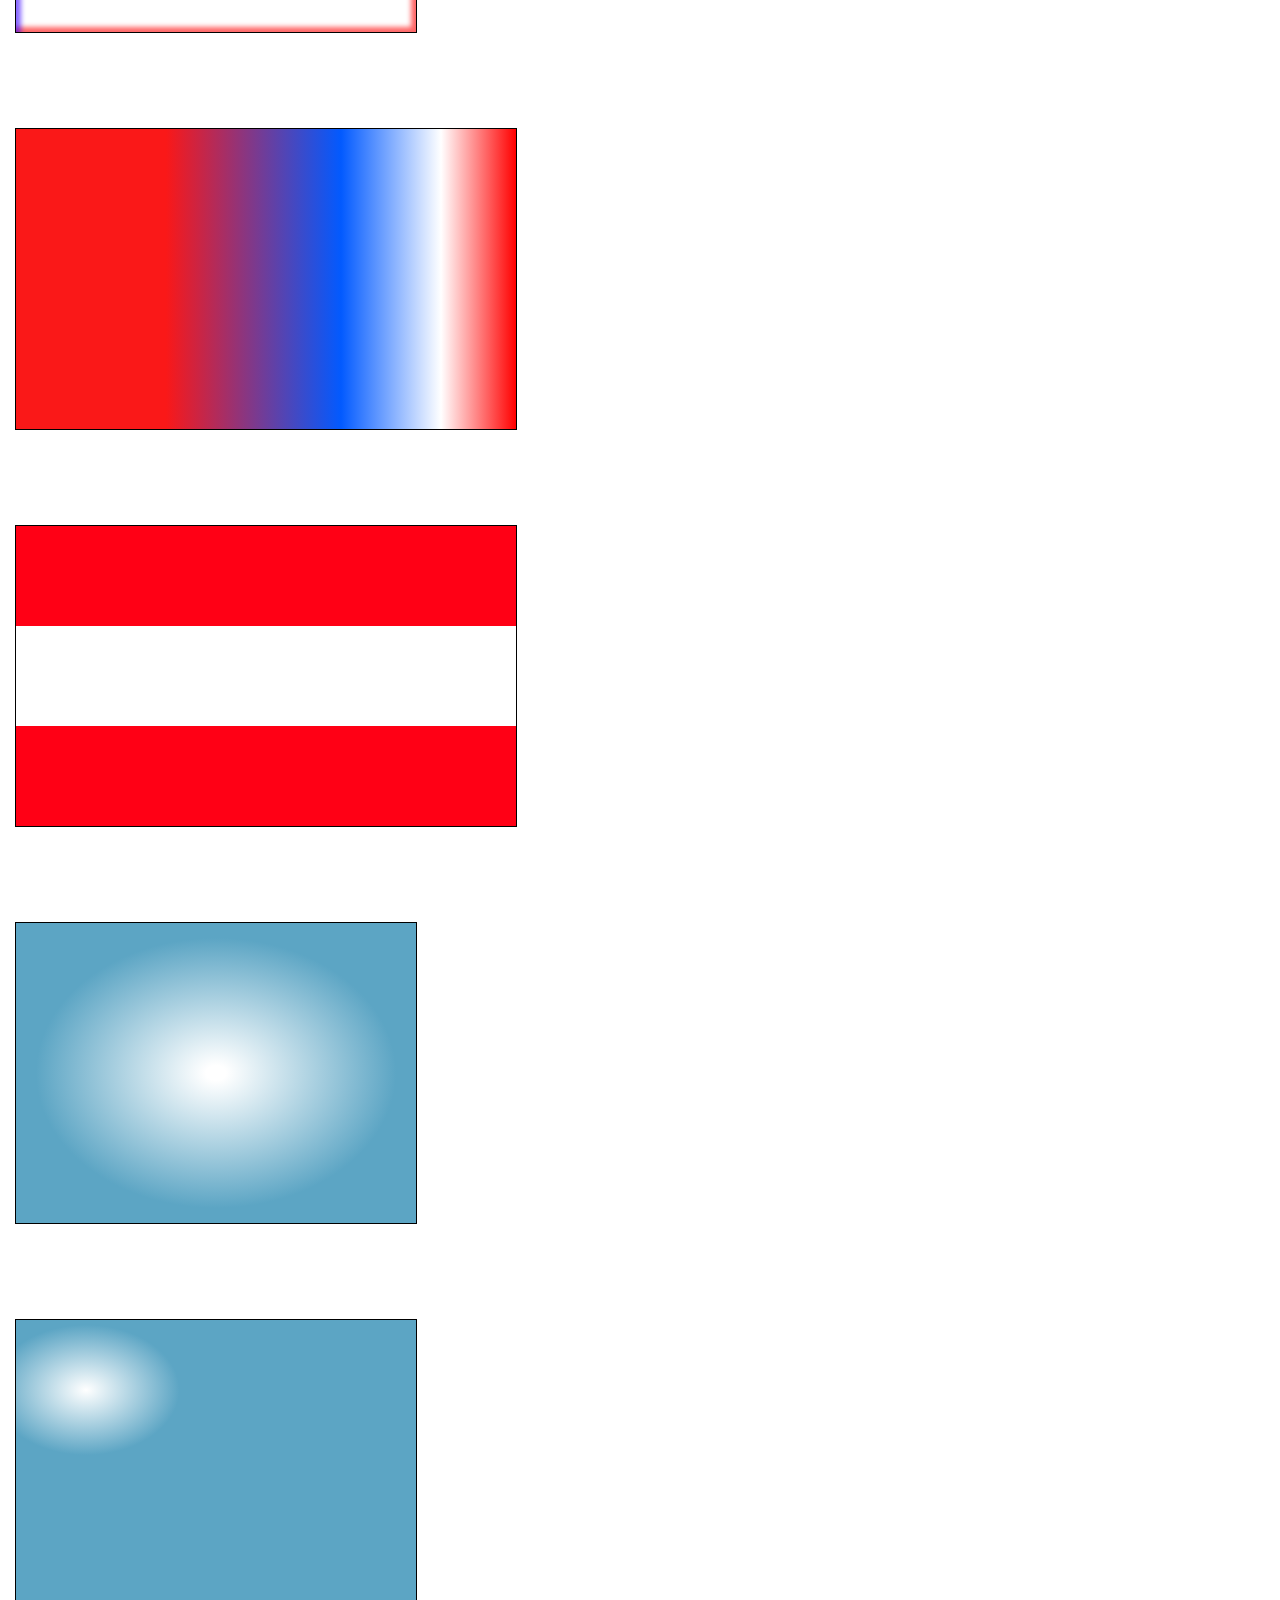
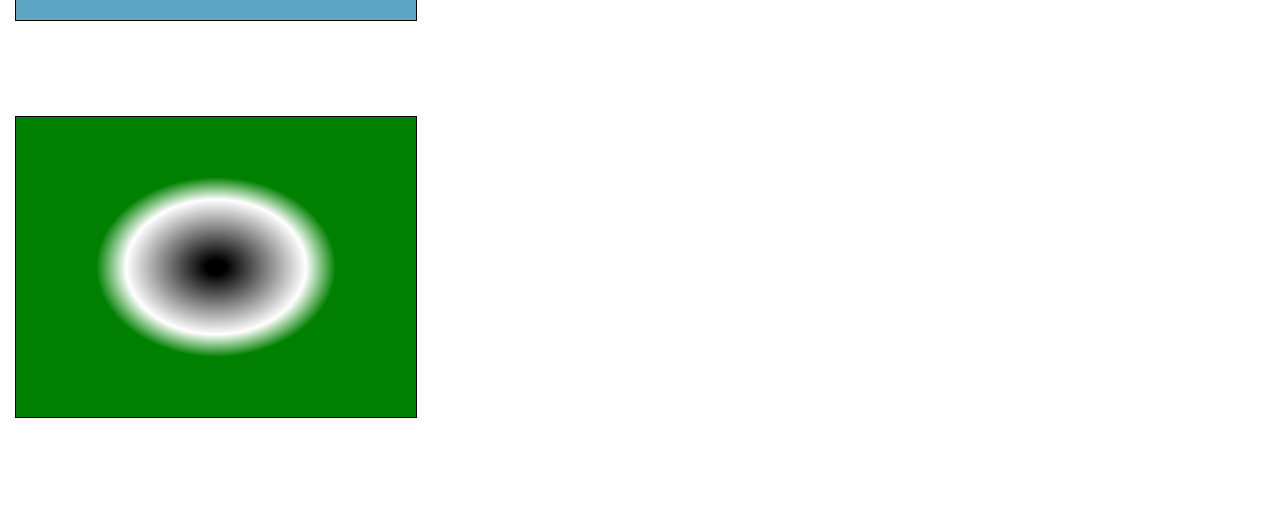
<file: Homework/HW-17/index.html>
<!DOCTYPE html>
<html>
  <head>
    <meta charset="UTF-8" />
    <title>HW - 17</title>
  </head>
  <style>
    * {
      padding: 0;
      margin: 0;
    }

    div {
      width: 400px;
      padding-bottom: 300px;
      border: solid 1px;
      margin-bottom: 95px;
      margin-left: 15px;
      text-align: center;
    }

    p {
      font-size: 36px;
      margin-bottom: 35px;
      margin-left: 15px;
    }

    p:first-child {
      text-shadow: 12px 26px 0px rgba(150, 150, 150, 1);
    }

    p:nth-child(2) {
      text-shadow: 12px 26px 2px rgba(150, 150, 150, 1);
    }

    p:nth-child(3) {
      text-shadow: 12px 26px 2px rgba(150, 150, 150, 1), 5px -10px 1px blue;
    }

    p:nth-child(4) {
      text-shadow: -1px -1px #000, 0 1px 0 #444;
      color: rgb(223, 224, 134);
    }

    p:nth-child(5) {
      text-shadow: 1px 1px 0 rgb(165, 162, 98), 2px 2px 0 rgb(142, 139, 84),
        3px 3px 0 rgb(118, 116, 70), 4px 4px 0 rgb(95, 93, 56),
        5px 5px 0 rgb(71, 69, 42), 6px 6px 0 rgb(47, 46, 28),
        7px 7px 0 rgb(24, 23, 14), 8px 8px 1px rgba(0, 0, 0, 1);
      -webkit-text-shadow: 1px 1px 0 rgb(165, 162, 98),
        2px 2px 0 rgb(142, 139, 84), 3px 3px 0 rgb(118, 116, 70),
        4px 4px 0 rgb(95, 93, 56), 5px 5px 0 rgb(71, 69, 42),
        6px 6px 0 rgb(47, 46, 28), 7px 7px 0 rgb(24, 23, 14),
        8px 8px 1px rgba(0, 0, 0, 1);
      -moz-text-shadow: 1px 1px 0 rgb(165, 162, 98), 2px 2px 0 rgb(142, 139, 84),
        3px 3px 0 rgb(118, 116, 70), 4px 4px 0 rgb(95, 93, 56),
        5px 5px 0 rgb(71, 69, 42), 6px 6px 0 rgb(47, 46, 28),
        7px 7px 0 rgb(24, 23, 14), 8px 8px 1px rgba(0, 0, 0, 1);
      color: #bdb970;
      font-size: 55px;
    }

    p:last-child {
      text-shadow: 1px 1px 1px #000;
      color: #bdb970;
    }

    div:nth-child(7) {
      -webkit-box-shadow: 26px 60px 0px 0px rgba(34, 60, 80, 0.2);
      -moz-box-shadow: 26px 60px 0px 0px rgba(34, 60, 80, 0.2);
      box-shadow: 26px 60px 0px 0px rgba(34, 60, 80, 0.2);
    }

    div:nth-child(8) {
      -webkit-box-shadow: 26px 60px 5px 0px rgba(34, 60, 80, 0.2);
      -moz-box-shadow: 26px 60px 5px 0px rgba(34, 60, 80, 0.2);
      box-shadow: 26px 60px 5px 0px rgba(34, 60, 80, 0.2);
    }

    div:nth-child(9) {
      box-shadow: 5px 5px 5px 0 rgba(55, 0, 255, 0.6) inset,
        -5px -5px 5px 0 rgba(255, 0, 0, 0.6) inset;
      -webkit-box-shadow: 5px 5px 5px 0 rgba(55, 0, 255, 0.6) inset,
        -5px -5px 5px 0 rgba(255, 0, 0, 0.6) inset;
      box-shadow: 5px 5px 5px 0 rgba(55, 0, 255, 0.6) inset,
        -5px -5px 5px 0 rgba(255, 0, 0, 0.6) inset;
    }

    div:nth-child(10) {
      width: 500px;
      background: linear-gradient(
        to right,
        rgb(250, 24, 24) 30%,
        rgb(2, 90, 255) 65%,
        rgb(255, 255, 255) 85%,
        red 100%
      );
    }

    div:nth-child(11) {
      width: 500px;
      background: linear-gradient(
        180deg,
        #ff0015,
        #ff0015 calc(100% / 3),
        white calc(100% / 3),
        white calc(100% / 3 * 2),
        #ff0015 calc(100% / 3 * 2),
        #ff0015 100%
      );
    }

    div:nth-child(12) {
      background: radial-gradient(closest-side, #ffffff 5%, #5ca5c4 90%);
    }

    div:nth-child(13) {
      background: radial-gradient(
        farthest-corner at 70px 70px,
        #ffffff 0%,
        #5ca5c4 20%
      );
    }

    div:nth-child(14) {
      background: radial-gradient(closest-side, black 5%, white 45%,green 60%);
    }
  </style>
  <body>
    <section id="content">
      <p>Текст с тенью</p>
      <p>Текст с тенью + размытие</p>
      <p>Текст с двумя тенями</p>
      <p>Вдавленный текст</p>
      <p>Объемный текст</p>
      <p>Контур</p>
      <div>Блок с тенью</div>
      <div>Блок с тенью + размытие</div>
      <div>Две внутренние тени</div>
      <div></div>
      <div></div>
      <div></div>
      <div></div>
      <div></div>
    </section>
  </body>
</html>
</file>
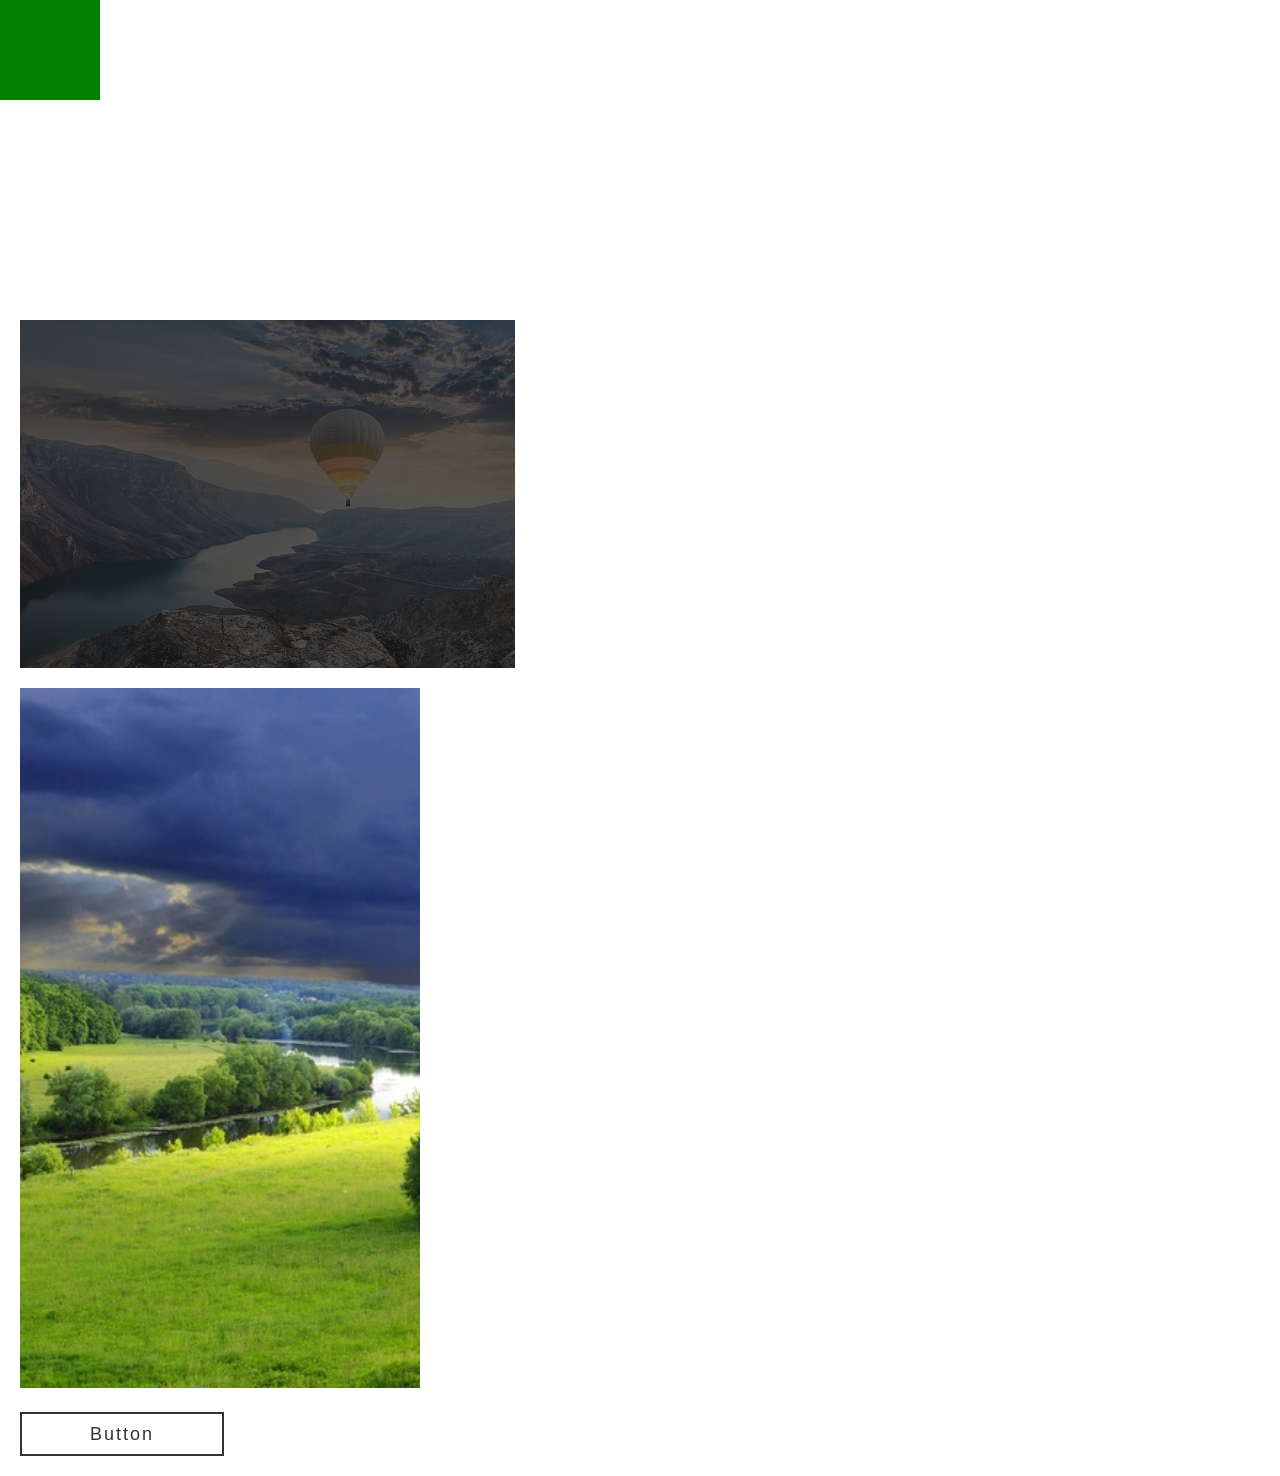
<file: Homework/HW-18/index.html>
<!DOCTYPE html>
<html>
  <head>
    <meta charset="UTF-8" />
    <title>HW - 18</title>
  </head>
  <style>
    * {
      padding: 0;
      margin: 0;
    }
    .content {
      position: relative;
    }
    .square {
      display: block;
      width: 100px;
      height: 100px;
      position: relative;
      background: green;
      animation: square 10s;
      animation-iteration-count: infinite;
      margin-bottom: 220px;
    }

    @keyframes square {
      0% {
        top: 0;
        left: 20px;
      }

      25% {
        top: 0;
        left: 415px;
        background: #3ed1d6;
      }
      50% {
        top: 200px;
        left: 415px;
        background: #ba10e4;
      }

      75% {
        top: 200px;
        left: 20px;
        background: #cfe410;
      }
      100% {
        top: 0px;
        left: 20px;
        background: green;
      }
    }

    .background {
      width: 495px;
      height: 348px;
      margin-left: 20px;
      margin-bottom: 20px;
      background: #2c2c2c;
    }
    .filter {
      display: block;
      cursor: pointer;
      -webkit-filter: opacity(50%) brightness(50%) saturate(100%);
      transition: filter 1s ease-in-out;
    }

    .filter:hover {
      -webkit-filter: opacity(100%) brightness(100%) saturate(0%);
    }
    .size-fit {
      margin-left: 20px;
      margin-bottom: 20px;
      width: 400px;
      height: 700px;
      object-fit: cover;
      object-position: left top;
    }
    a {
      display: block;
      width: 200px;
      height: 40px;
      line-height: 40px;
      font-size: 18px;
      font-family: sans-serif;
      text-decoration: none;
      color: #333;
      border: 2px solid #333;
      letter-spacing: 2px;
      text-align: center;
      position: relative;
      transition: all 0.35s;
      margin-bottom: 20px;
      margin-left: 20px;
    }

    a span {
      position: relative;
      z-index: 2;
    }

    a:after {
      position: absolute;
      content: "";
      top: 0;
      left: 0;
      width: 0;
      height: 100%;
      background: #750f27;
      transition: all 0.35s;
    }

    a:hover {
      color: #fff;
    }

    a:hover:after {
      width: 100%;
    }
  </style>
  <body>
    <section id="content">
      <div class="square"></div>
      <div class="background">
        <img
          src="./istockphoto-1297349747-170667a.jpg"
          alt="filter"
          class="filter"
        />
      </div>
      <img src="./look.com.ua-11633.jpg" alt="size-fit" class="size-fit" />
      <a href="#" class="button"><span>Button</span></a>
    </section>
  </body>
</html>
<span></span>
</file>
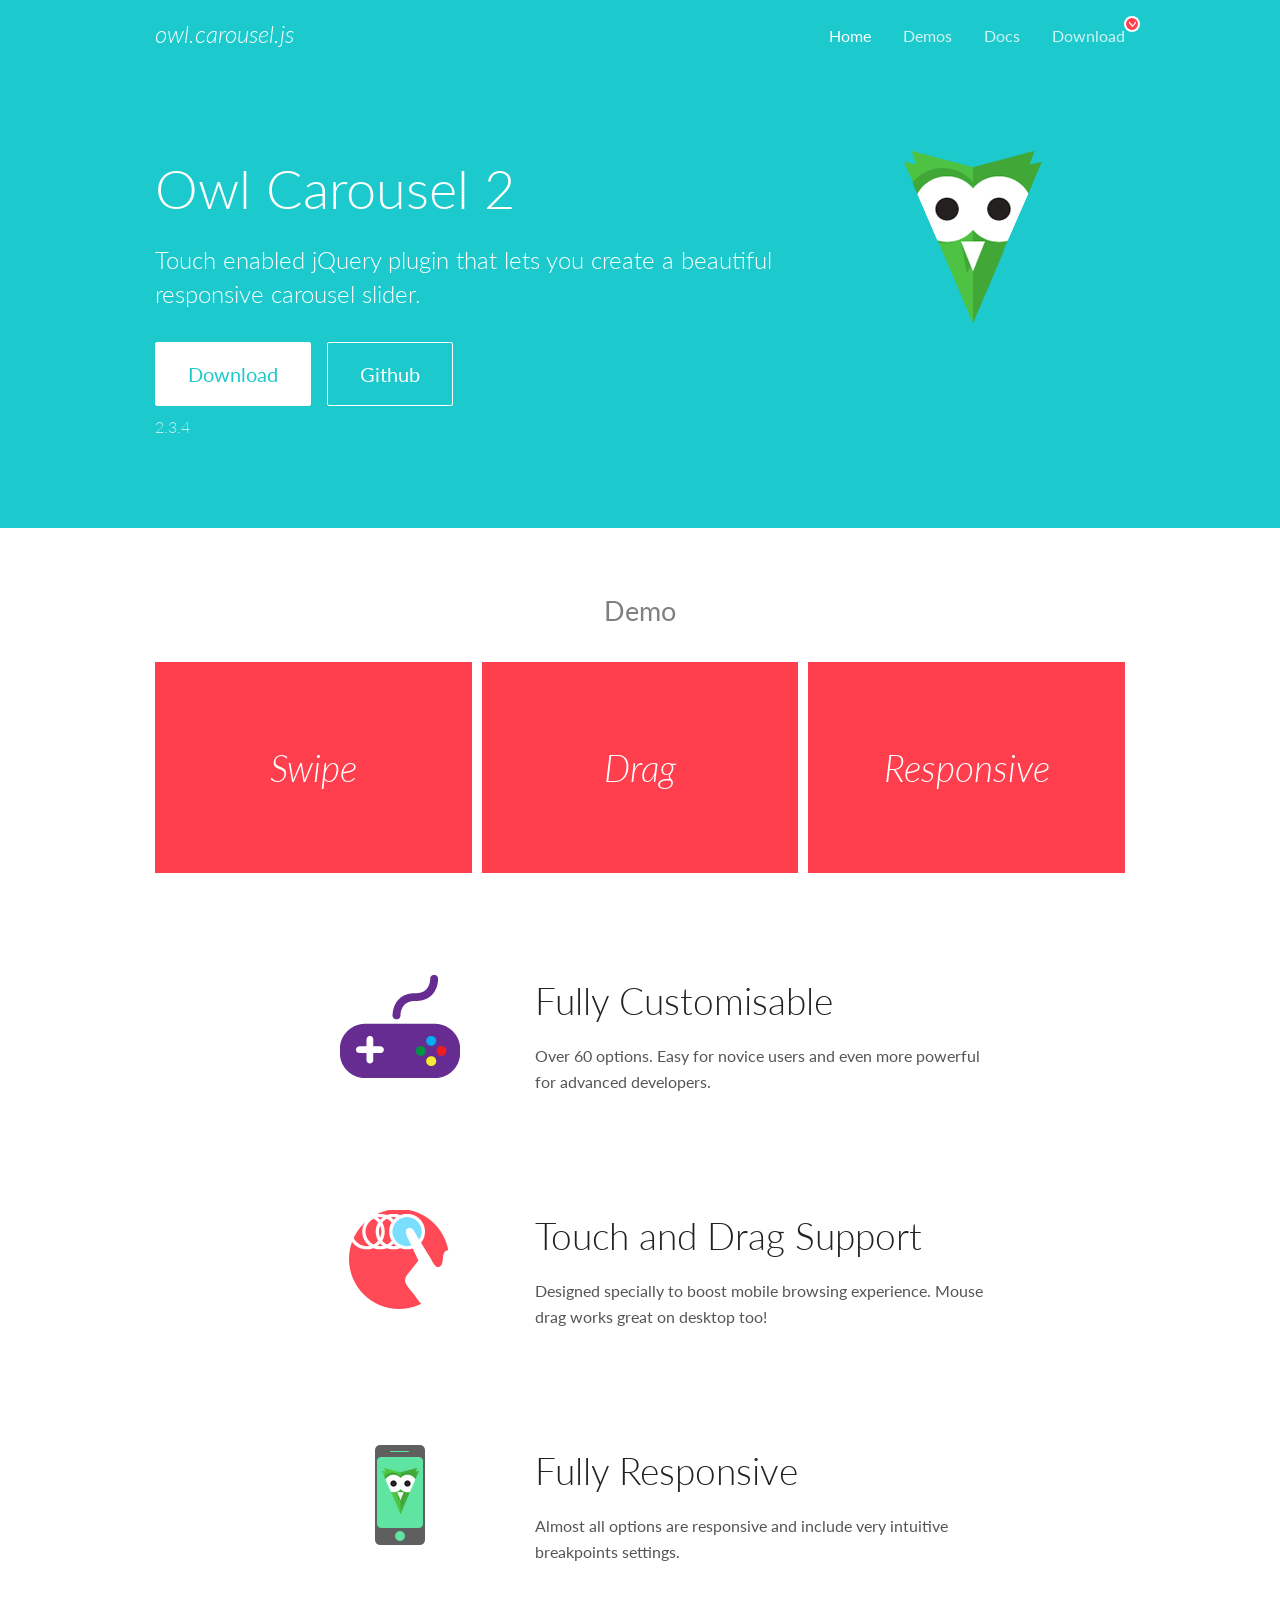
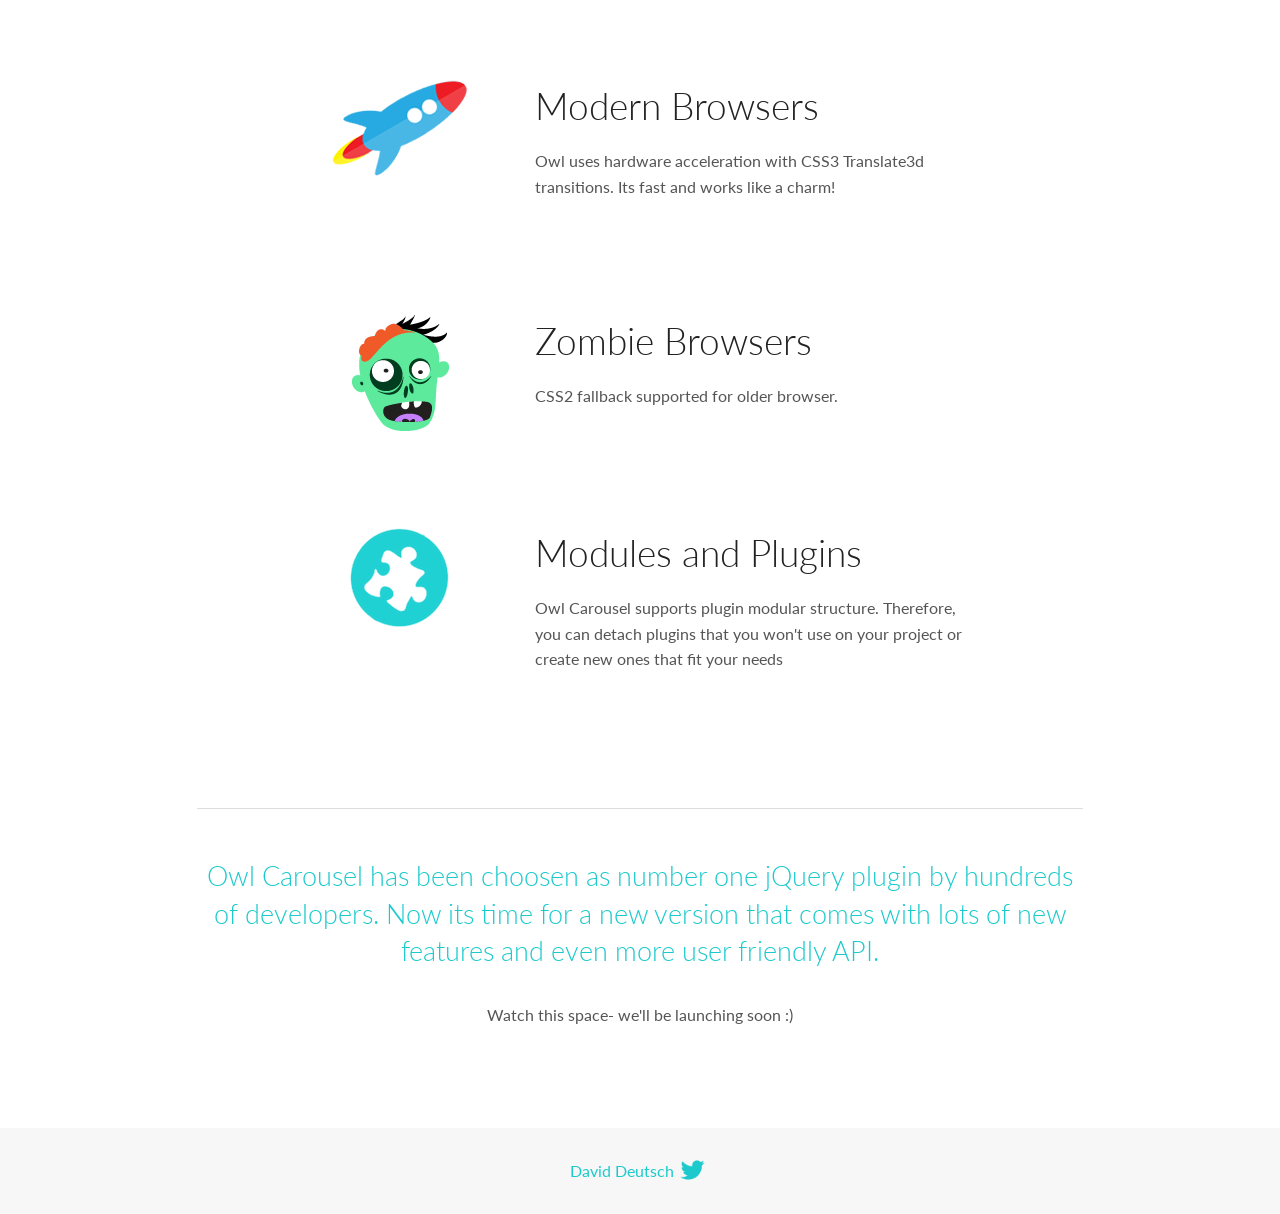
<file: project/pattern/vendor/OwlCarousel/docs/index.html>
<!DOCTYPE html>
<html lang="en">
  <head>

    <!-- head -->
    <meta charset="utf-8">
    <meta name="msapplication-tap-highlight" content="no" />
    <meta name="viewport" content="width=device-width, initial-scale=1.0" />
    <meta name="description" content="Touch enabled jQuery plugin that lets you create beautiful responsive carousel slider.">
    <meta name="author" content="David Deutsch">
    <title>
      Home | Owl Carousel | 2.3.4
    </title>

    <!-- Stylesheets -->
    <link href='https://fonts.googleapis.com/css?family=Lato:300,400,700,400italic,300italic' rel='stylesheet' type='text/css'>
    <link rel="stylesheet" href="assets/css/docs.theme.min.css">

    <!-- Owl Stylesheets -->
    <link rel="stylesheet" href="assets/owlcarousel/assets/owl.carousel.min.css">
    <link rel="stylesheet" href="assets/owlcarousel/assets/owl.theme.default.min.css">

    <!-- HTML5 shim and Respond.js IE8 support of HTML5 elements and media queries -->

    <!--[if lt IE 9]>
      <script src="https://oss.maxcdn.com/libs/html5shiv/3.7.0/html5shiv.js"></script>
      <script src="https://oss.maxcdn.com/libs/respond.js/1.3.0/respond.min.js"></script>
    <![endif]-->

    <!-- Favicons -->
    <link rel="apple-touch-icon-precomposed" sizes="144x144" href="assets/ico/apple-touch-icon-144-precomposed.png">
    <link rel="shortcut icon" href="assets/ico/favicon.png">
    <link rel="shortcut icon" href="favicon.ico">

    <!-- Yeah i know js should not be in header. Its required for demos.-->

    <!-- javascript -->
    <script src="assets/vendors/jquery.min.js"></script>
    <script src="assets/owlcarousel/owl.carousel.js"></script>
  </head>
  <body>

    <!-- header -->
    <header class="header">
      <div class="row">
        <div class="large-12 columns">
          <div class="brand left">
            <h3>
              <a href="/OwlCarousel2/">owl.carousel.js</a> 
            </h3>
          </div>
          <a id="toggle-nav" class="right">
            <span></span> <span></span> <span></span> 
          </a> 
          <div class="nav-bar">
            <ul class="clearfix">
              <li class="active">
                <a href="/OwlCarousel2/index.html">Home</a> 
              </li>
              <li> <a href="/OwlCarousel2/demos/demos.html">Demos</a>  </li>
              <li> <a href="/OwlCarousel2/docs/started-welcome.html">Docs</a>  </li>
              <li>
                <a href="https://github.com/OwlCarousel2/OwlCarousel2/archive/2.3.4.zip">Download</a> 
                <span class="download"></span> 
              </li>
            </ul>
          </div>
        </div>
      </div>
    </header>

    <!-- home panel -->
    <section id="hero">
      <div class="row">
        <div class="large-8 medium-8 columns">
          <h1>Owl Carousel 2</h1>
          <h4>Touch enabled jQuery plugin that lets you create a beautiful responsive carousel slider.</h4>
          <a href="https://github.com/OwlCarousel2/OwlCarousel2/archive/2.3.4.zip" class="hero-button">Download</a> 
          <a href="https://github.com/OwlCarousel2/OwlCarousel2" class="hero-button outline">Github</a> 
          <p>2.3.4</p>
        </div>
        <div class="large-4 medium-4 columns">
          <img class="owl-logo" src="assets/img/owl-logo.png" alt="mr. Owl">
        </div>
      </div>
    </section>

    <!-- body -->
    <div class="home-demo">
      <div class="row">
        <div class="large-12 columns">
          <h3>Demo</h3>
          <div class="owl-carousel">
            <div class="item">
              <h2>Swipe</h2>
            </div>
            <div class="item">
              <h2>Drag</h2>
            </div>
            <div class="item">
              <h2>Responsive</h2>
            </div>
            <div class="item">
              <h2>CSS3</h2>
            </div>
            <div class="item">
              <h2>Fast</h2>
            </div>
            <div class="item">
              <h2>Easy</h2>
            </div>
            <div class="item">
              <h2>Free</h2>
            </div>
            <div class="item">
              <h2>Upgradable</h2>
            </div>
            <div class="item">
              <h2>Tons of options</h2>
            </div>
            <div class="item">
              <h2>Infinity</h2>
            </div>
            <div class="item">
              <h2>Auto Width</h2>
            </div>
          </div>
        </div>
      </div>
    </div>
    <script>
      var owl = $('.owl-carousel');
      owl.owlCarousel({
        margin: 10,
        loop: true,
        responsive: {
          0: {
            items: 1
          },
          600: {
            items: 2
          },
          1000: {
            items: 3
          }
        }
      })
    </script>

    <!-- features -->
    <div id="features">
      <div class="row">
        <div class="small-12 medium-9 small-centered columns">
          <section class="row feature">
            <div class="medium-4 small-12 columns">
              <img src="assets/img/feature-options.png" alt="">
            </div>
            <div class="medium-8 small-12 columns">
              <h2>Fully Customisable</h2>
              <p>Over 60 options. Easy for novice users and even more powerful for advanced developers.</p>
            </div>
          </section>
          <section class="row feature">
            <div class="medium-4 small-12 columns">
              <img src="assets/img/feature-drag.png" alt="">
            </div>
            <div class="medium-8 small-12 columns">
              <h2>Touch and Drag Support</h2>
              <p>Designed specially to boost mobile browsing experience. Mouse drag works great on desktop too!</p>
            </div>
          </section>
          <section class="row feature">
            <div class="medium-4 small-12 columns">
              <img src="assets/img/feature-responsive.png" alt="">
            </div>
            <div class="medium-8 small-12 columns">
              <h2>Fully Responsive</h2>
              <p>Almost all options are responsive and include very intuitive breakpoints settings.</p>
            </div>
          </section>
          <section class="row feature">
            <div class="medium-4 small-12 columns">
              <img src="assets/img/feature-modern.png" alt="">
            </div>
            <div class="medium-8 small-12 columns">
              <h2>Modern Browsers</h2>
              <p>Owl uses hardware acceleration with CSS3 Translate3d transitions. Its fast and works like a charm! </p>
            </div>
          </section>
          <section class="row feature">
            <div class="medium-4 small-12 columns">
              <img src="assets/img/feature-zombie.png" alt="">
            </div>
            <div class="medium-8 small-12 columns">
              <h2>Zombie Browsers</h2>
              <p>CSS2 fallback supported for older browser.</p>
            </div>
          </section>
          <section class="row feature">
            <div class="medium-4 small-12 columns">
              <img src="assets/img/feature-module.png" alt="">
            </div>
            <div class="medium-8 small-12 columns">
              <h2>Modules and Plugins</h2>
              <p>Owl Carousel supports plugin modular structure. Therefore, you can detach plugins that you won&#x27;t use on your project or create new ones that fit your needs</p>
            </div>
          </section>
        </div>
      </div>
    </div>

    <!-- footer -->
    <section id="teaser-text">
      <div class="row">
        <div class="small-12 medium-11 small-centered columns">
          <hr>
          <h3 id="owl-carousel-has-been-choosen-as-number-one-jquery-plugin-by-hundreds-of-developers-now-its-time-for-a-new-version-that-comes-with-lots-of-new-features-and-even-more-user-friendly-api-">Owl Carousel has been choosen as number one jQuery plugin by hundreds of developers. Now its time for a new version that comes with lots of new features and even more user friendly API.</h3>
          <p>Watch this space- we&#39;ll be launching soon :)</p>
        </div>
      </div>
    </section>

    <!-- footer -->
    <footer class="footer">
      <div class="row">
        <div class="large-12 columns">
          <h5>
            <a href="/OwlCarousel2/docs/support-contact.html">David Deutsch</a> 
            <a id="custom-tweet-button" href="https://twitter.com/share?url=https://github.com/OwlCarousel2/OwlCarousel2&text=Owl Carousel - This is so awesome! " target="_blank"></a> 
          </h5>
        </div>
      </div>
    </footer>

    <!-- vendors -->
    <script src="assets/vendors/highlight.js"></script>
    <script src="assets/js/app.js"></script>
  </body>
</html>
</file>
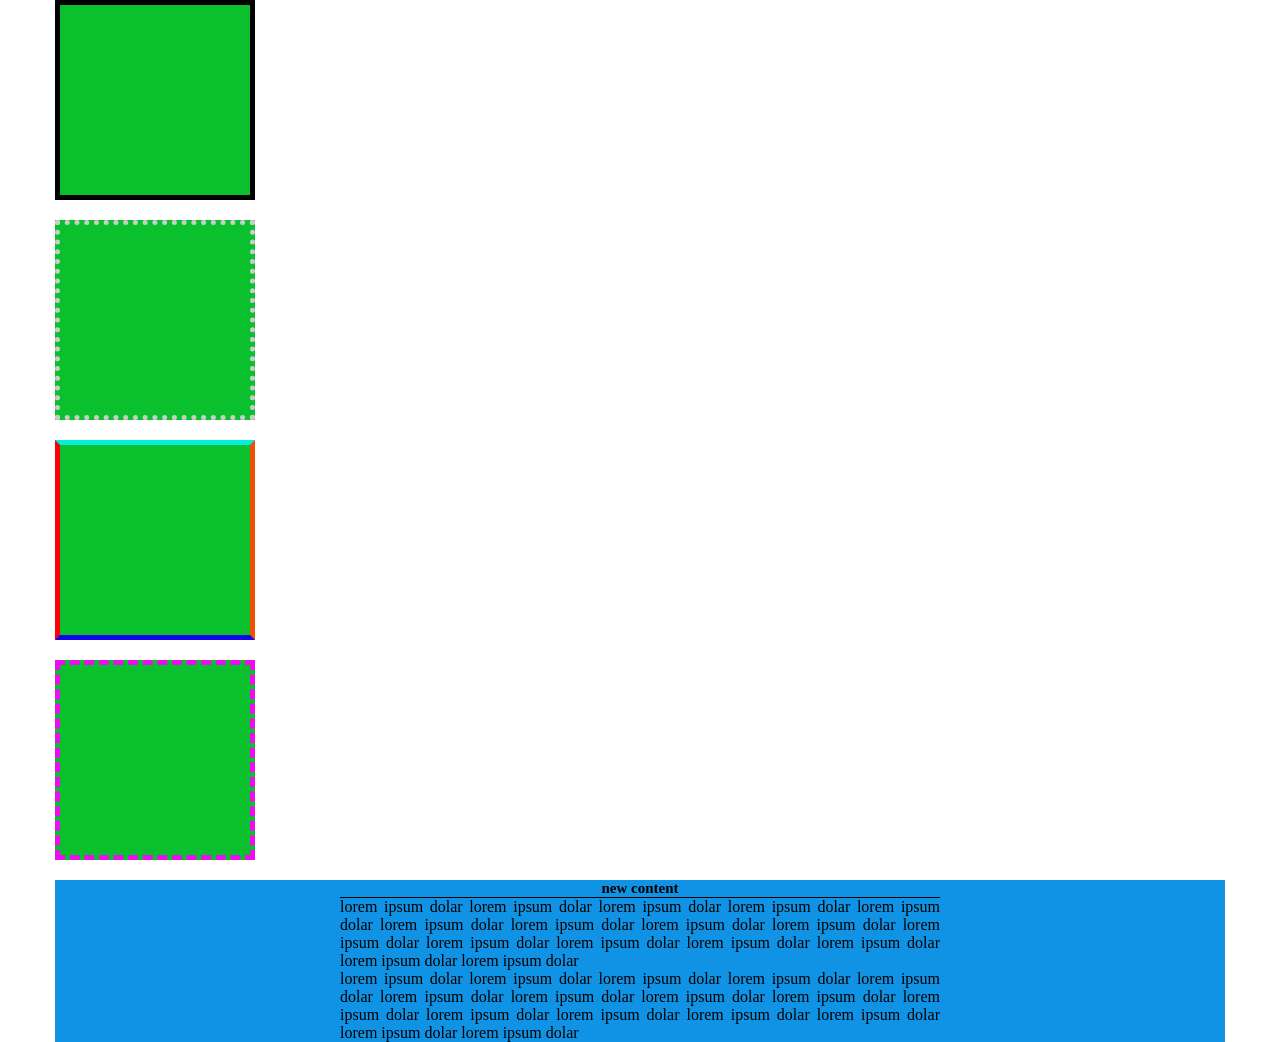
<file: Classwork/CW-13/Border.html>
<!DOCTYPE html>
<html>
  <head>
    <meta charset="UTF-8" />
    <title>Border</title>
  </head>
  <style>
    * {
      margin: 0;
      padding: 0;
    }
    .Parent_border {
      width: 1170px;
      margin: 0 auto;
    }
    .border {
      width: 200px;
      height: 200px;
      margin-bottom: 20px;
      box-sizing: border-box;
      background: #0bc02d;
    }
    .border1 {
      border-color: #000;
      border-width: 5px;
      border-style: solid;
    }
    .border2 {
      border: dotted 5px #ccc;
    }
    .border3 {
      border-bottom: 5px solid #1007e8;
      border-left: #f80408 solid 5px;
      border-right: solid #f05006 5px;
      border-top: 5px #03eedd solid;
    }
    .border4 {
      border: dashed 5px #eb0df0;
    }
    .bg {
      background: #1193e5;
    }
    .container {
      width: 600px;
      margin: 0 auto;
    }
    .bg h2 {
      text-align: center;
      border-bottom: solid 1px #000;
    }

    .bg p {
      text-align: justify;
    }

    .container h2::before {
      content: "new content";
	  color: black;
	  font-size: 15px;
    }

    .container h2 {
      font-size: 0px;
    }
  </style>
  <body>
    <div class="Parent_border">
      <div class="border border1"></div>
      <div class="border border2"></div>
      <div class="border border3"></div>
      <div class="border border4"></div>
      <div class="bg">
        <div class="container">
          <h2>Heading lorem ipsum</h2>
          <p>
            lorem ipsum dolar lorem ipsum dolar lorem ipsum dolar lorem ipsum
            dolar lorem ipsum dolar lorem ipsum dolar lorem ipsum dolar lorem
            ipsum dolar lorem ipsum dolar lorem ipsum dolar lorem ipsum dolar
            lorem ipsum dolar lorem ipsum dolar lorem ipsum dolar lorem ipsum
            dolar lorem ipsum dolar
          </p>
          <p>
            lorem ipsum dolar lorem ipsum dolar lorem ipsum dolar lorem ipsum
            dolar lorem ipsum dolar lorem ipsum dolar lorem ipsum dolar lorem
            ipsum dolar lorem ipsum dolar lorem ipsum dolar lorem ipsum dolar
            lorem ipsum dolar lorem ipsum dolar lorem ipsum dolar lorem ipsum
            dolar lorem ipsum dolar
          </p>
        </div>
      </div>
    </div>
  </body>
</html>
</file>
<file: Homework/HW-11/css/style.css>
html {
  font-family: "Lato", sans-serif;
  font-weight: 300;
  font-size: 14px;
}

.background {
  display: flex;
  justify-content: center;
  align-items: center;
  background-image: url(../img/background.jpg);
  background-size: cover;
  height: 100vh;
  padding: 0px 200px;
  column-gap: 80px;
}

.title-text {
  display: flex;
  flex-direction: column;
  width: 50%;
}

.title {
  font-size: 25px;
  line-height: 60px;
  text-align: center;
  text-transform: uppercase;
}

.text {
  line-height: 25px;
  text-transform: lowercase;
  text-indent: 20px;
  text-align: justify;
}

.form,
.forms {
  display: flex;
  flex-direction: column;
}

.form {
  justify-content: center;
  margin-top: 80px;
}

.forms {
  margin-bottom: 20px;
}

.form-container {
  display: flex;
  justify-content: space-between;
  column-gap: 10px;
}

.data {
  border: none;
  outline: none;
  border-radius: 30px;
  padding: 5px 12px;
  margin-bottom: 7px;
  width: 100%;
}

.submit {
  border-radius: 30px;
  font-size: 16px;
  background-color: #d3e9f5;
  color: black;
  outline: none;
  border: none;
  padding: 5px 5px;
  width: 300px;
  align-self: center;
  cursor: pointer;
}

.submit:hover {
  background-color: antiquewhite;
}
</file>
<file: Homework/HW-12/css/style.css>
* {
  margin: 0px;
  padding: 0px;
}

.content {
  width: 100vw;
  height: 100vh;
  display: flex;
  justify-content: center;
  align-items: center;
}

.background {
  width: 30%;
  height: 30%;
  background-color: antiquewhite;
  display: flex;
  flex-direction: column;
  align-items: center;
  justify-content: center;
  row-gap: 5px;
}

.background:hover {
  background-color: aliceblue;
}

.list-items {
  list-style-image: url(../img/cat-svgrepo-com.svg);
  margin: 0 auto;
}

.contact {
  text-decoration: none;
  color: brown;
}

.contact:hover {
  text-decoration: underline;
  color: blueviolet;
}
</file>
<file: Homework/HW-14/css/style.css>
*{
  margin: 0px;
  padding: 0px;
}

html {
  font-family: "Lato", sans-serif;
  font-weight: 300;
  font-size: 14px;
}

.background {
  background-color: rgba(27, 27, 27, 0.425);
  padding-bottom: 100vh;
  position: relative;
}

.form,
.forms {
  display: flex;
  flex-direction: column;
  
}

.form {
  justify-content: center;
  position: absolute;
  top: 50%;
  left: 50%;
  margin-left: -175px;
  margin-top: -132.5px;
  background-color: rgb(230, 230, 230);
  padding: 40px 25px 35px 25px;
  border-radius: 14px;
}

.form :nth-child(5){
  margin-bottom: 20px;
}

.cross{
  width: 6%;
  max-width: 6%;
  height: auto;
  position: absolute;
  left: 300px;
  top: 15px;
  cursor: pointer;
}

.form-container {
  display: flex;
  justify-content: space-between;
  column-gap: 10px;
}

.data {
  border: none;
  outline: none;
  border-radius: 30px;
  padding: 5px 12px;
  margin-bottom: 7px;
  width: 100%;
}

.question{
  text-align: center;
  margin-bottom: 26px;
  font-size: 20px;
}
.submit {
  border-radius: 30px;
  font-size: 16px;
  background-color: #63b9e7;
  color: black;
  outline: none;
  border: none;
  padding: 5px 5px;
  width: 300px;
  align-self: center;
  cursor: pointer;
}

.submit:hover {
  background-color: rgb(214, 137, 37);
}
</file>
<file: Homework/HW-15/css/style.css>
@import "./fonts.css";

* {
  padding: 0;
  margin: 0;
}
html,
body {
  position: relative;
  height: 100%;
}

.for-page {
  position: relative;
  min-height: 100%;
  padding-bottom: 20px;
}
header {
  background-color: antiquewhite;
}
.container {
  width: 1000px;
  margin: 0 auto;
}

.contact-info {
  font-family: Mieghommel;
  font-size: 18px;
  display: flex;
  justify-content: space-between;
  align-items: center;
  padding: 25px 0px 25px 14px;
}

.contact-info img {
  width: 7%;
  max-width: auto;
  height: auto;
  cursor: pointer;
}

.contact-info .contact {
  display: flex;
  flex-direction: column;
  row-gap: 5px;
}

.contact-info .contact a {
  text-decoration: none;
  color: black;
}
.navigate {
  background: #0c176e;
}
.navigate ul {
  list-style: none;
}
.navigate ul.menu > li {
  display: inline-block;
  position: relative;
}
.navigate ul.menu > li > a {
  color: #fff;
  font-size: 15px;
  padding: 10px 25px;
  display: inline-block;
  text-decoration: none;
}
.navigate ul.menu li a:hover {
  background: #075d71;
}
.navigate ul.menu li ul.sub-menu li a {
  color: #fff;
  font-size: 15px;
  padding: 10px 25px;
  display: block;
  text-decoration: none;
}
ul.sub-menu {
  display: none;
  background: #63359e;
  position: absolute;
  left: 0;
  top: 37px;
  width: 200px;
}

ul.sub-menu li:nth-child(4) {
  position: relative;
}

ul.sub-menu-child {
  display: none;
  background: #63359e;
  position: absolute;
  left: 200px;
  top: 0px;
  width: 200px;
}

.navigate ul.menu li:nth-child(3):hover ul.sub-menu {
  display: block;
}

.navigate ul.menu ul.sub-menu li:nth-child(4):hover ul.sub-menu-child {
  display: block;
}

.background {
  background-image: url(../img/yellow-sunflowers-blossom-ztmo48gma8rqgngx.jpg);
  background-size: stretch;
  padding-bottom: 220px;
  padding-top: 20px;
  margin-bottom: 210px;
}

.square {
  display: flex;
  row-gap: 10px;
  flex-direction: column;
  width: 700px;
  padding: 50px 50px 80px 50px;
  background-color: rgba(214, 214, 214, 0.678);
  margin-bottom: 50px;
}

footer {
  background: antiquewhite;
  padding: 62.5px 0px;
  position: absolute;
  left: 0;
  bottom: 0;
  width: 100%;
  font-family: Mieghommel;
  font-size: 18px;
}

.content {
  display: flex;
  justify-content: space-between;
}

footer .lefted {
  display: flex;
  flex-direction: column;
  justify-content: space-between;
}

footer .centered {
  display: flex;
  flex-direction: column;
  gap: 5px;
}

.text {
  margin-bottom: 10px;
  color: black;
}

.links {
  color: black;
  text-decoration: none;
}

footer .righted {
  display: flex;
  flex-direction: column;
  gap: 5px;
}
</file>
<file: Homework/HW-16/css/style.css>
@import "./fonts.css";

* {
  padding: 0;
  margin: 0;
}
html,
body {
  position: relative;
  height: 100%;
}

.for-page {
  position: relative;
  min-height: 100%;
  padding-bottom: 20px;
}
header {
  background-color: antiquewhite;
}
.container {
  width: 1200px;
  margin: 0 auto;
}

.clear {
  clear: both;
}

.contact-info {
  font-family: Mieghommel;
  font-size: 18px;
  display: flex;
  justify-content: space-between;
  align-items: center;
  padding: 25px 0px 25px 14px;
}

.contact-info img {
  width: 7%;
  max-width: auto;
  height: auto;
  cursor: pointer;
}

.contact-info .contact {
  display: flex;
  flex-direction: column;
  row-gap: 5px;
}

.contact-info .contact a {
  text-decoration: none;
  color: black;
}

.contact-info .contact a:hover {
  text-decoration: underline;
}
.navigate {
  background: #0c176e;
}
.navigate ul {
  list-style: none;
}
.navigate ul.menu > li {
  display: inline-block;
  position: relative;
}
.navigate ul.menu > li > a {
  color: #fff;
  font-size: 15px;
  padding: 10px 25px;
  display: inline-block;
  text-decoration: none;
}
.navigate ul.menu li a:hover {
  background: #075d71;
}
.navigate ul.menu li ul.sub-menu li a {
  color: #fff;
  font-size: 15px;
  padding: 10px 25px;
  display: block;
  text-decoration: none;
}
ul.sub-menu {
  display: none;
  background: #63359e;
  position: absolute;
  left: 0;
  top: 37px;
  width: 200px;
  z-index: 1;
}

ul.sub-menu li:nth-child(4) {
  position: relative;
}

ul.sub-menu-child {
  display: none;
  background: #63359e;
  position: absolute;
  left: 200px;
  top: 0px;
  width: 200px;
}

.navigate ul.menu li:nth-child(3):hover ul.sub-menu {
  display: block;
}

.navigate ul.menu ul.sub-menu li:nth-child(4):hover ul.sub-menu-child {
  display: block;
}

.main-content {
  background-color: rgb(243, 243, 243);
}
.blog {
  padding-top: 50px;
  padding-bottom: 250px;
}

.blog .article {
  width: 32%;
  float: left;
  margin-right: 15px;
  margin-bottom: 55px;
}

.picture {
  overflow: hidden;
  transition: all 1s ease-out;
}

.picture img {
  transition: all 1s ease-out;
}

.picture img:hover {
  margin-bottom: 200px;
  transform: scale(1.1);
}

.random-text {
  transition: all 1s ease-out;
}

.random-text:hover {
  margin-bottom: 200px;
  transform: scale(1.1);
}

.logo {
  width: 10%;
  min-width: auto;
  height: auto;
  transition: all 1s ease-out;
}

.picture-article {
  width: 80%;
  max-width: auto;
  height: auto;
  margin-bottom: 30px;
}

.blog .article .title a {
  font-family: NeuteralBold;
  font-size: 32px;
  color: rgb(122, 118, 118);
  margin-bottom: 8px;
  font-weight: bold;
  height: 47px;
  overflow: hidden;
  text-decoration: none;
  display: block;
  text-align: center;
}

.blog .article .title a:hover {
  color: rgb(121, 7, 7);
}

.text {
  font-family: Rany;
  line-height: 23px;
  font-size: 20px;
  text-align: justify;
}
.button {
  font-family: NeuteralBold;
  display: block;
  text-align: center;
  text-decoration: none;
  border-radius: 20px;
  font-size: 32px;
  background-color: #63b9e7;
  color: rgb(173, 51, 146);
  padding: 20px 0;
  cursor: pointer;
}

.button:hover {
  background-color: rgb(214, 137, 37);
}

.picture {
  position: relative;
}
.picture:before {
  display: none;
  content: "";
  position: absolute;
  left: 0;
  top: 0;
  background: rgb(0, 0, 0, 0.5);
  height: 100%;
  width: 100%;
  overflow: hidden;
}
.picture:hover:before {
  display: block;
}

.no-text {
  position: absolute;
  transform: translate(-50%, -50%);
  color: rgb(79, 210, 250);
  top: 50%;
  left: 50%;
  font-family: sans-serif;
  font-weight: 600;
  font-size: 42px;
  display: none;
}
.picture:hover .no-text {
  display: block;
  border-radius: 15px;
}

footer {
  background: antiquewhite;
  padding: 40px 0px;
  position: absolute;
  left: 0;
  bottom: 0;
  width: 100%;
  font-family: Mieghommel;
  font-size: 18px;
}

.content {
  display: flex;
  justify-content: space-between;
}

footer .lefted {
  display: flex;
  flex-direction: column;
  justify-content: space-between;
}

footer .centered {
  display: flex;
  flex-direction: column;
  gap: 5px;
}

.text {
  margin-bottom: 10px;
  color: black;
}

.links {
  color: black;
  text-decoration: none;
}

footer .righted {
  display: flex;
  flex-direction: column;
  gap: 5px;
}

.links:hover {
  text-decoration: underline;
}

.block-text {
  position: absolute;
  transition: ease-in 0.3s;
  width: 100%;
  left: 55%;
  bottom: -150px;
  opacity: 0;
}

.picture:hover .logo {
  position: absolute;
  transition: ease-in 0.3s;
  width: 10%;
  left: 55%;
  bottom: -250px;
  opacity: 0;
  
}

.picture:hover .no-text h2 {
  position: absolute;
  transition: ease-in 0.3s;
  width: 10%;
  left: 50%;
  bottom: -50px;
  opacity: 0;
  
}


.picture:hover .block-text {
  opacity: 1;
  bottom: 40%;
  transform: translate(-50%);
  
}

.picture:hover .logo {
  transform: translate(-50%);
  opacity: 1;
  bottom: 80%;
}

.picture:hover .no-text h2 {
  opacity: 1;
  bottom: 120%;
  transform: translate(-50%);
}
</file>
